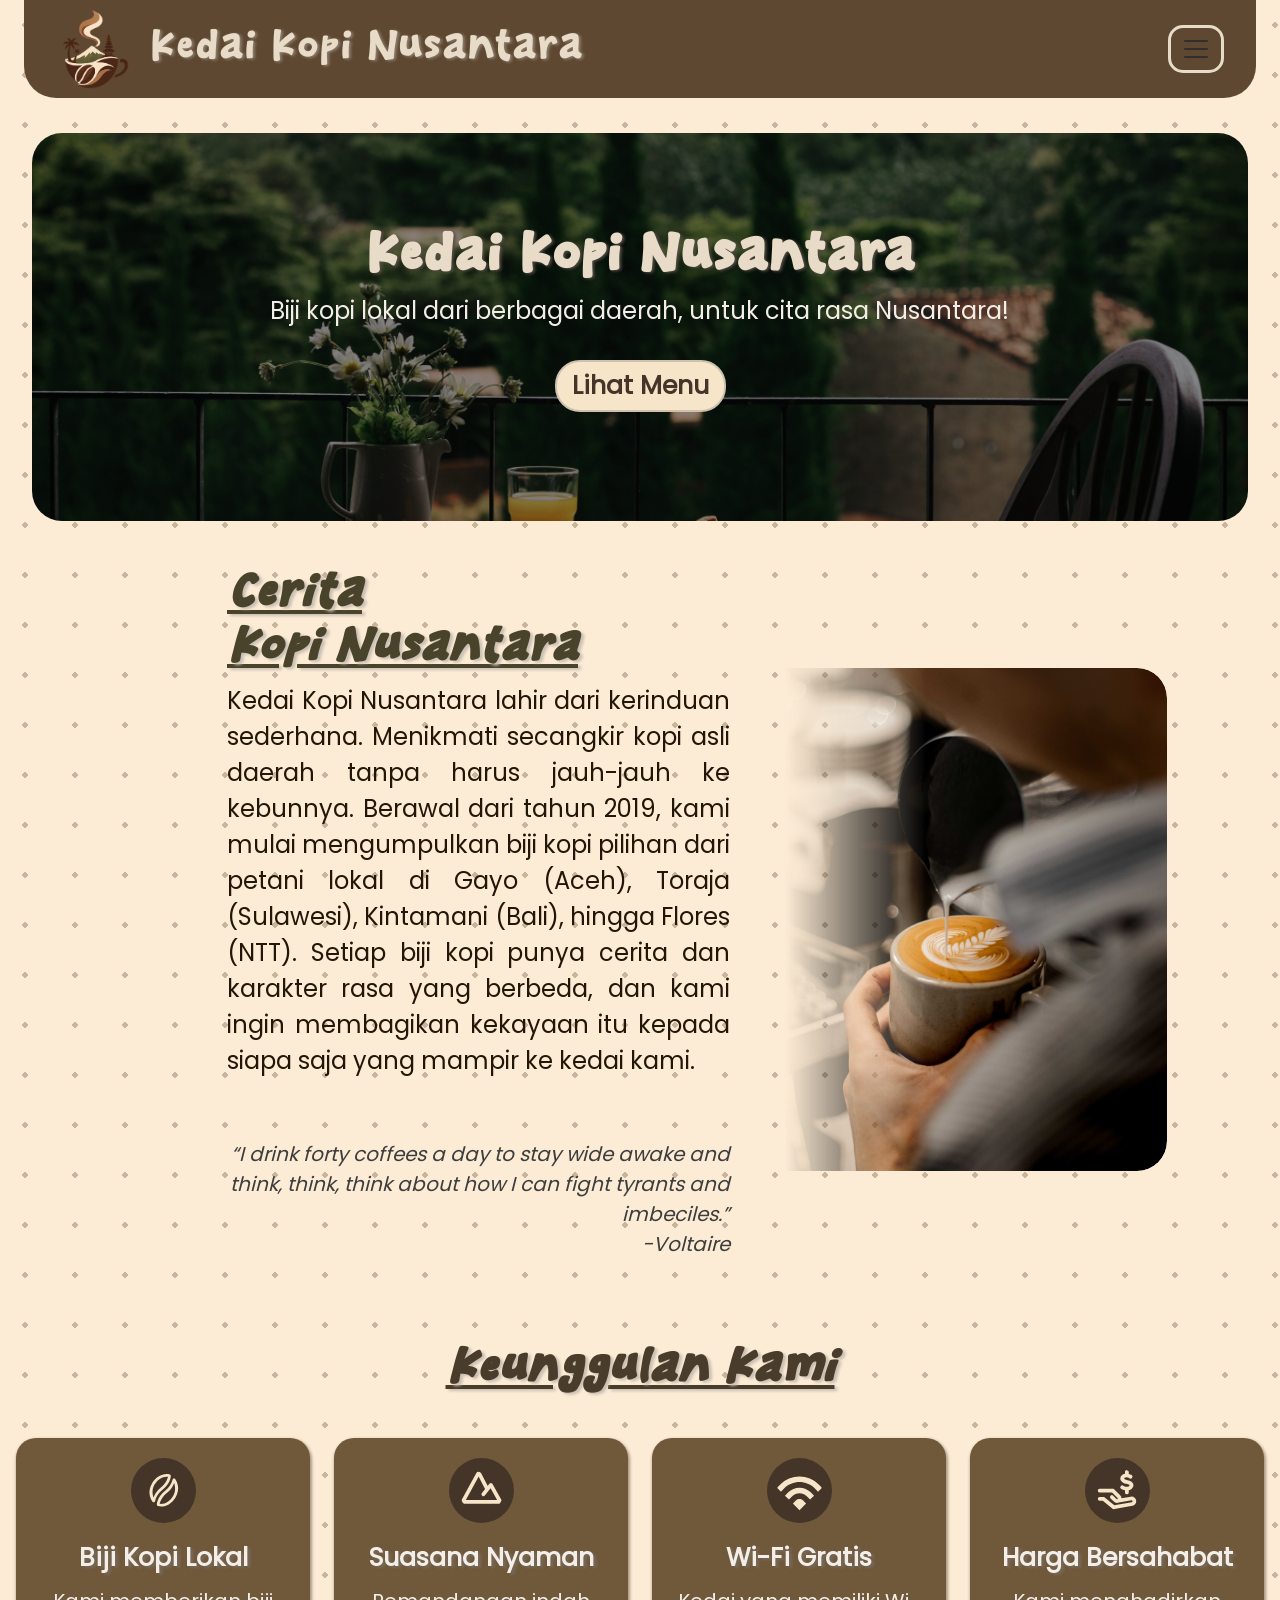
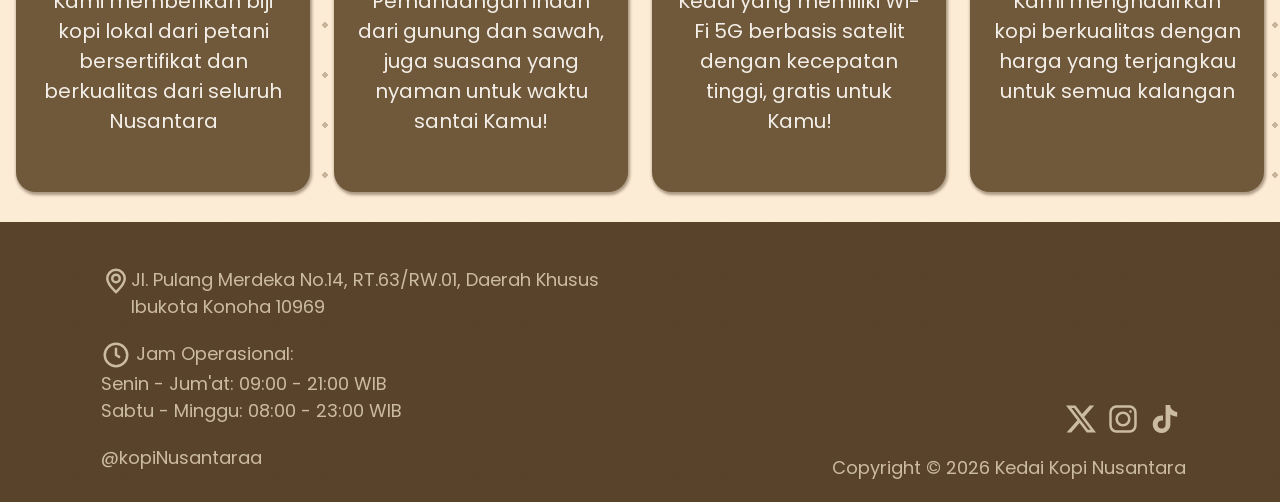
<file: index.html>
<!DOCTYPE html>
<html lang="id">

<head>
    <meta charset="UTF-8">
    <meta name="viewport" content="width=device-width, initial-scale=1.0">
    <meta name="description" content="Jelajahi cita rasa autentik kopi Indonesia, di Kedai Kopi Nusantara!">

    <link rel="icon" type="image/png" href="Gambar/mainlogo.png">

    <link href="https://cdn.jsdelivr.net/npm/bootstrap@5.3.8/dist/css/bootstrap.min.css" rel="stylesheet"
        integrity="sha384-sRIl4kxILFvY47J16cr9ZwB07vP4J8+LH7qKQnuqkuIAvNWLzeN8tE5YBujZqJLB" crossorigin="anonymous">

    <link rel="stylesheet" href="style.css">


    <title>Kedai Kopi Nusantara</title>

</head>

<body>
    <nav class="navbar navbar-expand-xxl rounded-bottom-5 py-1 mx-4 sticky-top">
        <div class="container-fluid">

            <a class="navbar-brand" href="index.html"><img src="Gambar/mainlogo.png" width="100"
                    alt="Logo Kedai Kopi Nusantara">
                <p class="d-inline d-none d-sm-inline">Kedai Kopi Nusantara</p>
            </a>

            <button class="navbar-toggler" type="button" data-bs-toggle="collapse" data-bs-target="#navbarNav">
                <span class="navbar-toggler-icon"></span>
            </button>

            <div class="collapse navbar-collapse justify-content-end" id="navbarNav">
                <ul class="navbar-nav ms-auto align-items-center">
                    <li class="nav-item"><a class="nav-link" href="index.html" aria-current="page">Home</a></li>
                    <li class="nav-item"><a class="nav-link" href="menu.html">Menu</a></li>
                    <li class="nav-item"><a class="nav-link" href="gallery.html">Gallery</a></li>
                    <li class="nav-item"><a class="nav-link" href="about.html">About Us</a></li>
                    <li class="nav-item"><a class="nav-link" href="contact.html">Contact Us</a></li>
                </ul>
            </div>
        </div>
    </nav>


    <main>
        <div class="container-fluid">
            <div id="hero" class="container-fluid py-5 hero">
                <h1 class="display-5 fw-bold mt-5">Kedai Kopi Nusantara</h1>
                <p class="col-md-8 fs-4 fw-medium mx-auto">Biji kopi lokal dari berbagai daerah, untuk cita rasa
                    Nusantara!
                </p>
                <a href="menu.html" title="Lihat Menu Kopi Nusantara">Lihat Menu</a>
                <img src="Gambar/hero.jpg" alt="Background Hero">
            </div>

            <section class="ringkasan">
                <div class="singkat">
                    <h2>Cerita<br>Kopi Nusantara</h2>
                    <p id="ceritasingkat">Kedai Kopi Nusantara lahir dari kerinduan sederhana. Menikmati secangkir
                        kopi asli daerah tanpa harus jauh-jauh ke kebunnya. Berawal dari tahun 2019, kami mulai
                        mengumpulkan
                        biji kopi pilihan dari petani lokal di Gayo (Aceh), Toraja (Sulawesi), Kintamani (Bali), hingga
                        Flores (NTT). Setiap biji kopi punya cerita dan karakter rasa yang berbeda, dan kami ingin
                        membagikan kekayaan itu kepada siapa saja yang
                        mampir ke kedai kami.</p>
                    <br>
                    <p id="quotes">“I drink forty coffees a day to stay wide awake and think, think, think about how
                        I can fight
                        tyrants and imbeciles.”<br>-Voltaire</p>
                </div>
                <div class="gambar-singkat img-fluid">
                    <img src="Gambar/baristaCerita.jpg" alt="Barista membuat kopi">
                </div>
            </section>

            <section class="keunggulan">
                <h2>Keunggulan Kami</h2>

                <div class="container-fluid px-1 gx-5">
                    <div class="row">
                        <div class="col-md-6 col-xl-3 gy-4">
                            <article id="k1">
                                <img class="svg" id="svg1" src="Gambar/bijikopi.svg" alt="icon biji kopi">
                                <h3>Biji Kopi Lokal</h3>
                                <p>Kami memberikan biji kopi lokal dari petani bersertifikat dan berkualitas dari
                                    seluruh Nusantara</p>
                            </article>
                        </div>

                        <div class="col-md-6 col-xl-3 gy-4">
                            <article id="k2">
                                <img class="svg" src="Gambar/suasana.svg" alt="icon gunung">
                                <h3>Suasana Nyaman</h3>
                                <p>Pemandangan indah dari gunung dan sawah, juga suasana yang nyaman untuk waktu santai
                                    Kamu!</p>
                            </article>
                        </div>

                        <div class="col-md-6 col-xl-3 gy-4">
                            <article id="k3">
                                <img class="svg" src="Gambar/wifi.svg" alt="icon wifi">
                                <h3>Wi-Fi Gratis</h3>
                                <p>Kedai yang memiliki Wi-Fi 5G berbasis satelit dengan kecepatan tinggi, gratis untuk
                                    Kamu!</p>
                            </article>
                        </div>

                        <div class="col-md-6 col-xl-3 gy-4">
                            <article id="k4">
                                <img src="Gambar/harga.svg" alt="icon uang cash" class="svg">
                                <h3>Harga Bersahabat</h3>
                                <p>Kami menghadirkan kopi berkualitas dengan harga yang terjangkau untuk semua kalangan
                                </p>
                            </article>
                        </div>
                    </div>
                </div>
            </section>
        </div>
    </main>

    <footer id="footer" class="container-fluid">
        <div class="row m-0 gy-4">
            <div id="kiri" class="col-md-6">
                <div class="kiri">
                    <ul>
                        <li class="d-flex align-items-start"><img src="Gambar/location.svg" alt="icon lokasi">Jl. Pulang
                            Merdeka No.14,
                            RT.63/RW.01, Daerah Khusus Ibukota Konoha 10969</li>
                        <li><img src="Gambar/clock.svg" alt="icon jam">
                            <b>Jam Operasional:</b><br><b>Senin - Jum'at:</b> 09:00 - 21:00
                            WIB<br><b>Sabtu - Minggu:</b> 08:00 - 23:00 WIB
                        </li>
                        <li>@kopiNusantaraa</li>
                    </ul>
                </div>
            </div>

            <div id="kanan" class="col-md-6">
                <div class="kanan">
                    <div class="socialfooter">
                        <div class="iconfoot">
                            <img src="Gambar/tiktok.svg" alt="logo tiktok">
                        </div>
                        <div class="iconfoot">
                            <img src="Gambar/ig.svg" alt="logo ig">
                        </div>
                        <div class="iconfoot">
                            <img src="Gambar/x.svg" alt="logo x(twitter)">
                        </div>
                    </div>
                    <p>Copyright &copy; 2026 Kedai Kopi Nusantara</p>
                </div>
            </div>
        </div>
    </footer>

    <script src="https://cdn.jsdelivr.net/npm/bootstrap@5.3.8/dist/js/bootstrap.bundle.min.js"
        integrity="sha384-FKyoEForCGlyvwx9Hj09JcYn3nv7wiPVlz7YYwJrWVcXK/BmnVDxM+D2scQbITxI"
        crossorigin="anonymous"></script>
</body>

</html>
</file>
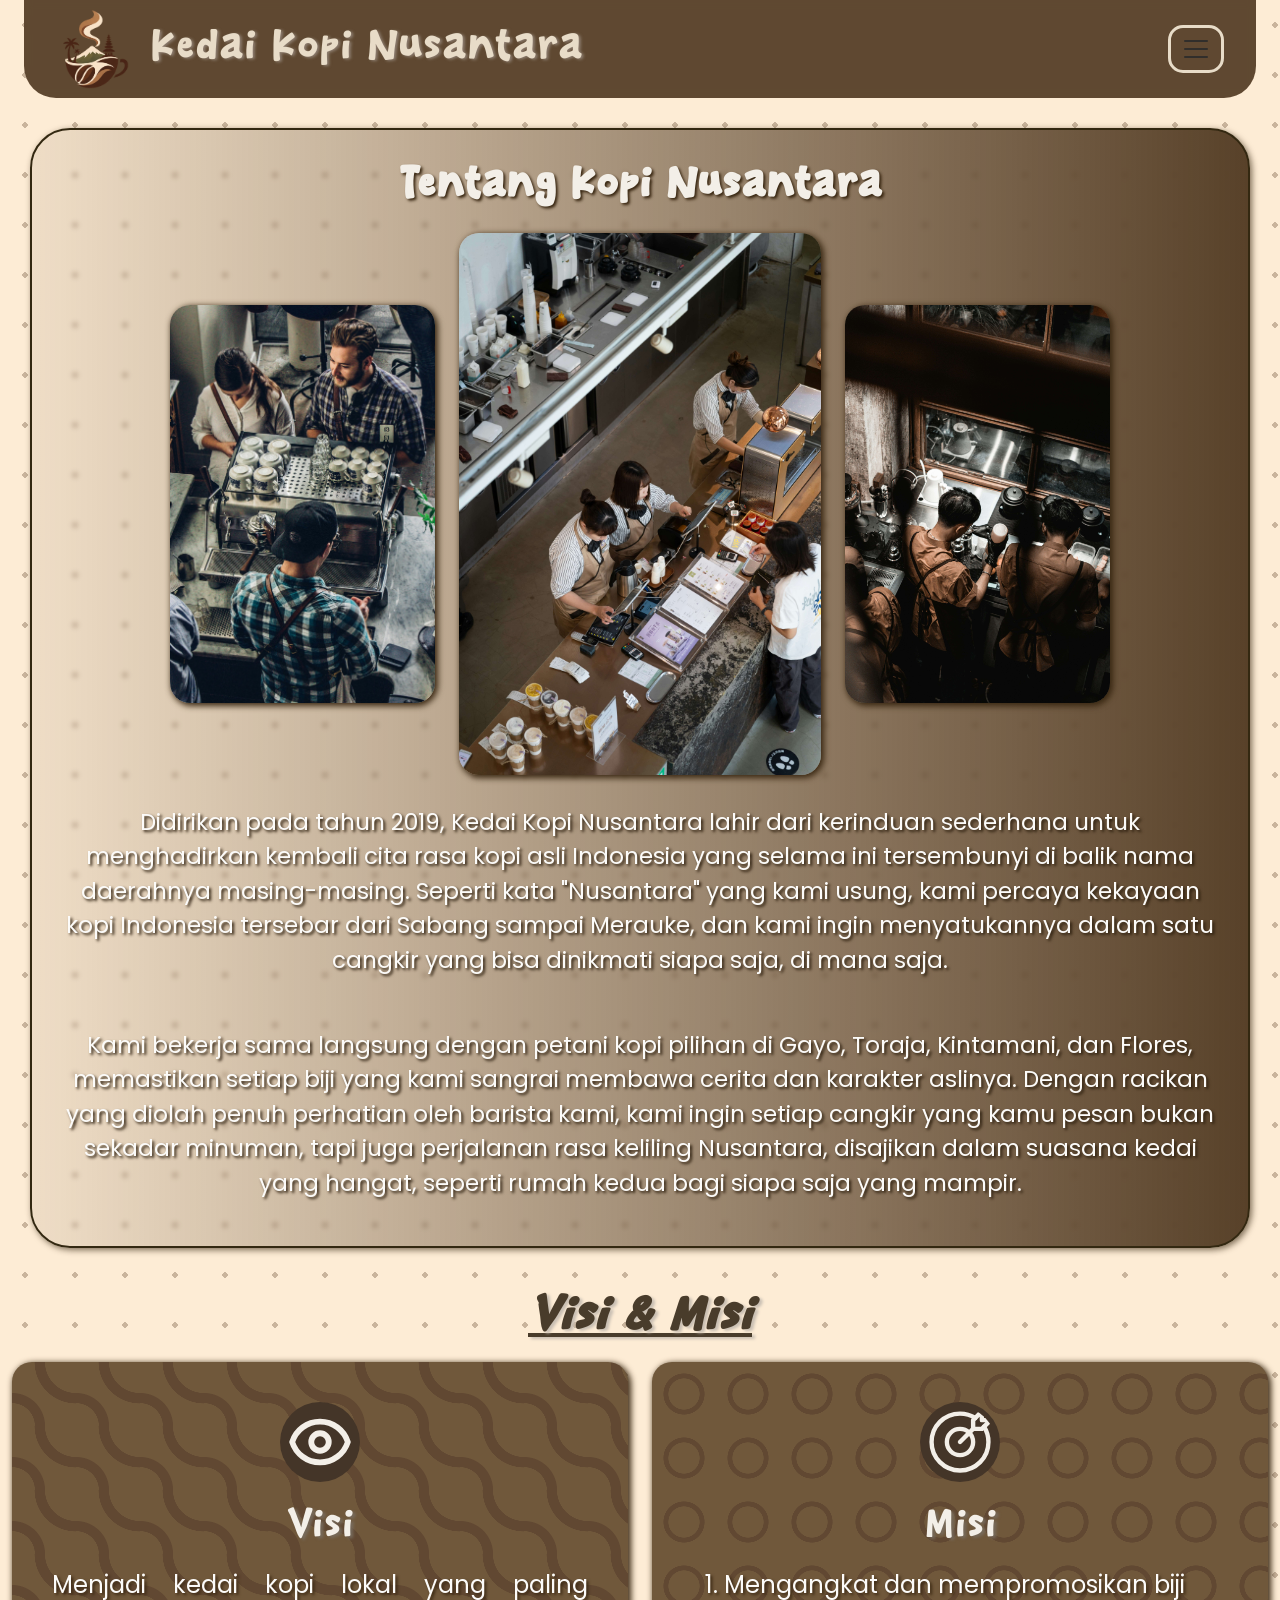
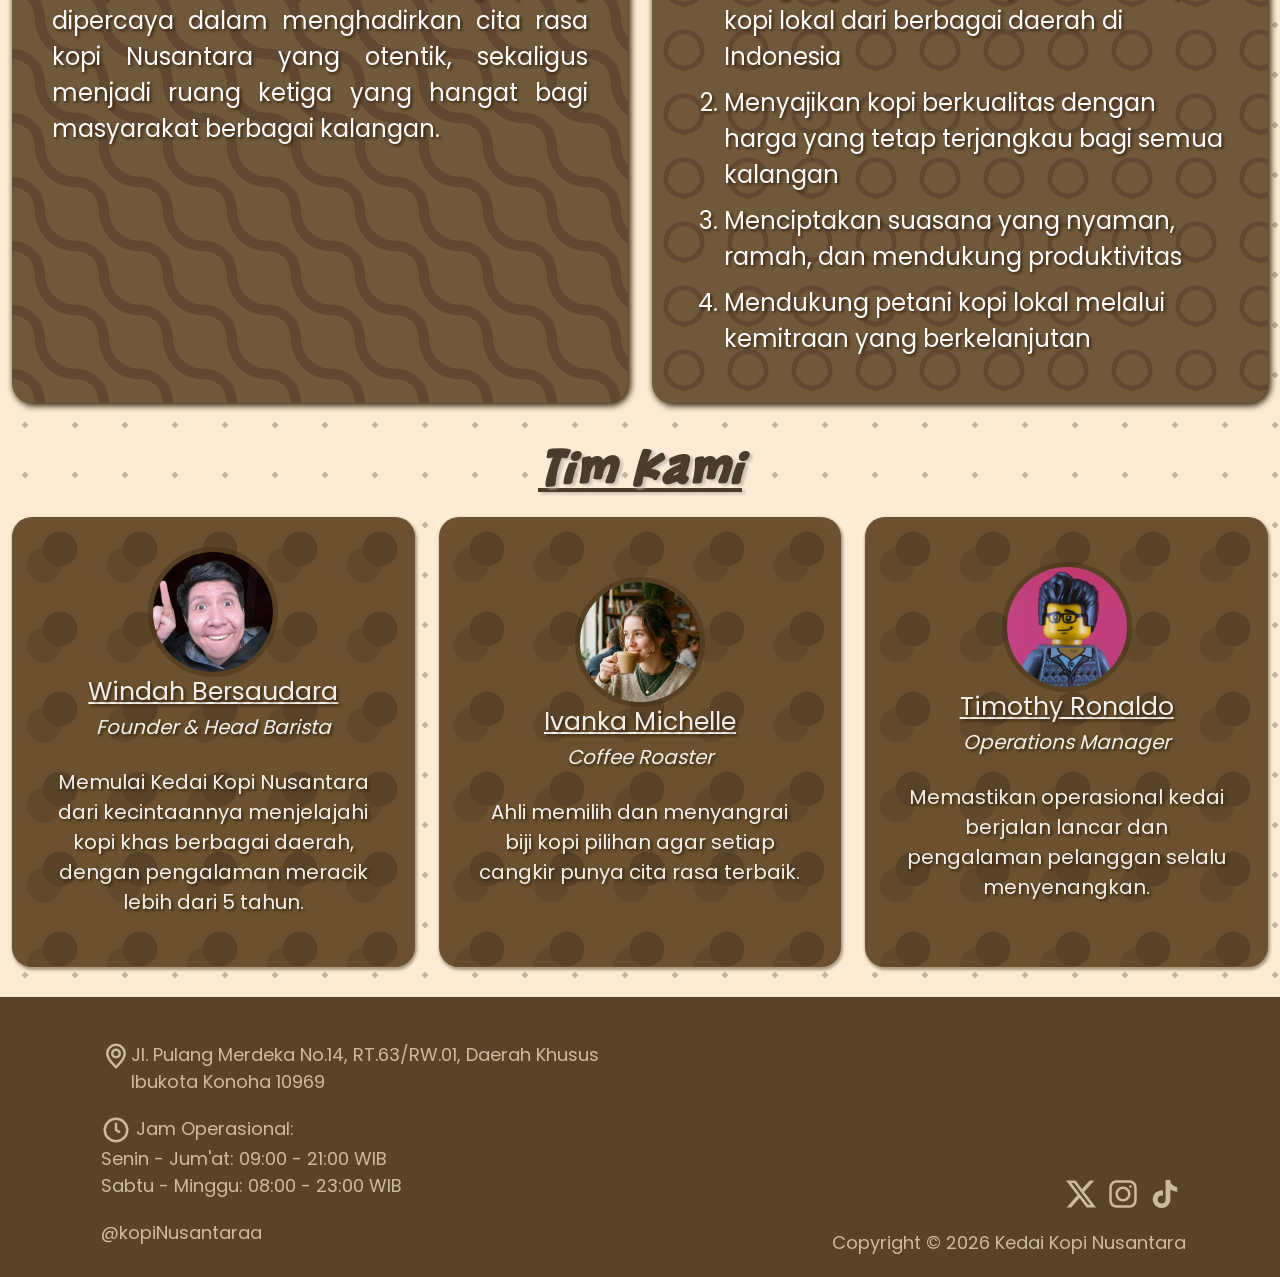
<file: about.html>
<!DOCTYPE html>
<html lang="id">

<head>
    <meta charset="UTF-8">
    <meta name="viewport" content="width=device-width, initial-scale=1.0">
    <meta name="description" content="Jelajahi cita rasa autentik kopi Indonesia, di Kedai Kopi Nusantara!">

    <link rel="icon" type="image/png" href="Gambar/mainlogo.png">

    <link href="https://cdn.jsdelivr.net/npm/bootstrap@5.3.8/dist/css/bootstrap.min.css" rel="stylesheet"
        integrity="sha384-sRIl4kxILFvY47J16cr9ZwB07vP4J8+LH7qKQnuqkuIAvNWLzeN8tE5YBujZqJLB" crossorigin="anonymous">

    <link rel="stylesheet" href="style.css">

    <title>About - Kedai Kopi Nusantara</title>

</head>

<body>
    <nav class="navbar navbar-expand-xxl rounded-bottom-5 py-1 mx-4 sticky-top">
        <div class="container-fluid">

            <a class="navbar-brand" href="index.html"><img src="Gambar/mainlogo.png" width="100"
                    alt="Logo Kedai Kopi Nusantara">
                <p class="d-inline d-none d-sm-inline">Kedai Kopi Nusantara</p>
            </a>

            <button class="navbar-toggler" type="button" data-bs-toggle="collapse" data-bs-target="#navbarNav">
                <span class="navbar-toggler-icon"></span>
            </button>

            <div class="collapse navbar-collapse justify-content-end" id="navbarNav">
                <ul class="navbar-nav ms-auto align-items-center">
                    <li class="nav-item"><a class="nav-link" href="index.html">Home</a></li>
                    <li class="nav-item"><a class="nav-link" href="menu.html">Menu</a></li>
                    <li class="nav-item"><a class="nav-link" href="gallery.html">Gallery</a></li>
                    <li class="nav-item"><a class="nav-link" href="about.html" aria-current="page">About Us</a></li>
                    <li class="nav-item"><a class="nav-link" href="contact.html">Contact Us</a></li>
                </ul>
            </div>
        </div>
    </nav>

    <main>
        <div class="container-fluid px-0">
            <div id="cerita" class="row">
                <h1>Tentang Kopi Nusantara</h1>
                <!--Kiri-->
                <div class="col-xxl-6 d-none d-lg-inline">
                    <div id="foto-cerita" class="row">
                        <div class="col-3">
                            <img class="img-fluid" src="Gambar/foto3.jpg" alt="foto tim 1">
                        </div>
                        <div class="col-4">
                            <img class="img-fluid" src="Gambar/foto1.jpg" alt="foto tim 2">
                        </div>
                        <div class="col-3">
                            <img class="img-fluid" src="Gambar/foto2.jpg" alt="foto tim 3">
                        </div>
                    </div>
                </div>

                <!--kanan-->
                <div id="sejarah-kopi" class="col-xxl-6 p-0">
                    <p>Didirikan pada tahun 2019, Kedai Kopi Nusantara lahir dari kerinduan sederhana untuk
                        menghadirkan kembali cita rasa kopi asli Indonesia yang selama ini tersembunyi di balik nama
                        daerahnya masing-masing. Seperti kata "Nusantara" yang kami usung, kami percaya kekayaan kopi
                        Indonesia tersebar dari Sabang sampai Merauke, dan kami ingin menyatukannya dalam satu cangkir
                        yang bisa dinikmati siapa saja, di mana saja.</p>
                    <p><br>Kami bekerja sama langsung dengan petani kopi pilihan di Gayo, Toraja, Kintamani, dan Flores,
                        memastikan setiap biji yang kami sangrai membawa cerita dan karakter aslinya. Dengan racikan
                        yang diolah penuh perhatian oleh barista kami, kami ingin setiap cangkir yang kamu pesan bukan
                        sekadar minuman, tapi juga perjalanan rasa keliling Nusantara, disajikan dalam suasana kedai
                        yang hangat, seperti rumah kedua bagi siapa saja yang mampir.</p>
                </div>
            </div>
        </div>

        <div id="vm" class="container-fluid">
            <h1>Visi & Misi</h1>

            <div id="visi-misi" class="row g-4">
                <div class="col-xl-6">
                    <div id="visi">
                        <img src="Gambar/vision.svg" alt="logo visi">
                        <h2>Visi</h2>
                        <p>Menjadi kedai kopi lokal yang paling dipercaya dalam menghadirkan cita rasa kopi Nusantara
                            yang
                            otentik, sekaligus menjadi ruang ketiga yang hangat bagi masyarakat berbagai kalangan.</p>
                    </div>
                </div>

                <div class="col-xl-6">
                    <div id="misi">
                        <img src="Gambar/mission.svg" alt="logo misi">
                        <h2>Misi</h2>
                        <ul>
                            <li>Mengangkat dan mempromosikan biji kopi lokal dari berbagai daerah di Indonesia</li>
                            <li>Menyajikan kopi berkualitas dengan harga yang tetap terjangkau bagi semua kalangan</li>
                            <li>Menciptakan suasana yang nyaman, ramah, dan mendukung produktivitas</li>
                            <li>Mendukung petani kopi lokal melalui kemitraan yang berkelanjutan</li>
                        </ul>
                    </div>
                </div>
            </div>
        </div>

        <div id="tim-kami" class="container-fluid">
            <h1>Tim Kami</h1>
            <div class="row gy-4">
                <div class="col-xl-4">
                    <article class="founder">
                        <div class="foto-tim"><img src="Gambar/founder.jpg" alt="foto founder"></div>
                        <h2>Windah Bersaudara</h2>
                        <h3>Founder & Head Barista</h3>
                        <p>Memulai Kedai Kopi Nusantara dari kecintaannya menjelajahi kopi khas berbagai daerah, dengan
                            pengalaman meracik lebih dari 5 tahun.</p>
                    </article>
                </div>

                <div class="col-xl-4">
                    <article class="roaster">
                        <div class="foto-tim"><img src="Gambar/roaster.jpg" alt="foto roaster"></div>
                        <h2>Ivanka Michelle</h2>
                        <h3>Coffee Roaster</h3>
                        <p>
                            Ahli memilih dan menyangrai biji kopi pilihan agar setiap cangkir punya cita rasa terbaik.
                        </p>
                    </article>
                </div>

                <div class="col-xl-4">
                    <article class="manager">
                        <div class="foto-tim"><img src="Gambar/manager.jpg" alt="foto manager"></div>
                        <h2>Timothy Ronaldo</h2>
                        <h3>Operations Manager</h3>
                        <p>Memastikan operasional kedai berjalan lancar dan pengalaman pelanggan selalu menyenangkan.
                        </p>
                    </article>
                </div>
            </div>
        </div>
    </main>

    <footer id="footer" class="container-fluid">
        <div class="row m-0 gy-4">
            <div id="kiri" class="col-md-6">
                <div class="kiri">
                    <ul>
                        <li class="d-flex align-items-start"><img src="Gambar/location.svg" alt="icon lokasi">Jl. Pulang
                            Merdeka No.14,
                            RT.63/RW.01, Daerah Khusus Ibukota Konoha 10969</li>
                        <li><img src="Gambar/clock.svg" alt="icon jam">
                            <b>Jam Operasional:</b><br><b>Senin - Jum'at:</b> 09:00 - 21:00
                            WIB<br><b>Sabtu - Minggu:</b> 08:00 - 23:00 WIB
                        </li>
                        <li>@kopiNusantaraa</li>
                    </ul>
                </div>
            </div>

            <div id="kanan" class="col-md-6">
                <div class="kanan">
                    <div class="socialfooter">
                        <div class="iconfoot">
                            <img src="Gambar/tiktok.svg" alt="logo tiktok">
                        </div>
                        <div class="iconfoot">
                            <img src="Gambar/ig.svg" alt="logo ig">
                        </div>
                        <div class="iconfoot">
                            <img src="Gambar/x.svg" alt="logo x(twitter)">
                        </div>
                    </div>
                    <p>Copyright &copy; 2026 Kedai Kopi Nusantara</p>
                </div>
            </div>
        </div>
    </footer>

    <script src="https://cdn.jsdelivr.net/npm/bootstrap@5.3.8/dist/js/bootstrap.bundle.min.js"
        integrity="sha384-FKyoEForCGlyvwx9Hj09JcYn3nv7wiPVlz7YYwJrWVcXK/BmnVDxM+D2scQbITxI"
        crossorigin="anonymous"></script>
</body>

</html>
</file>
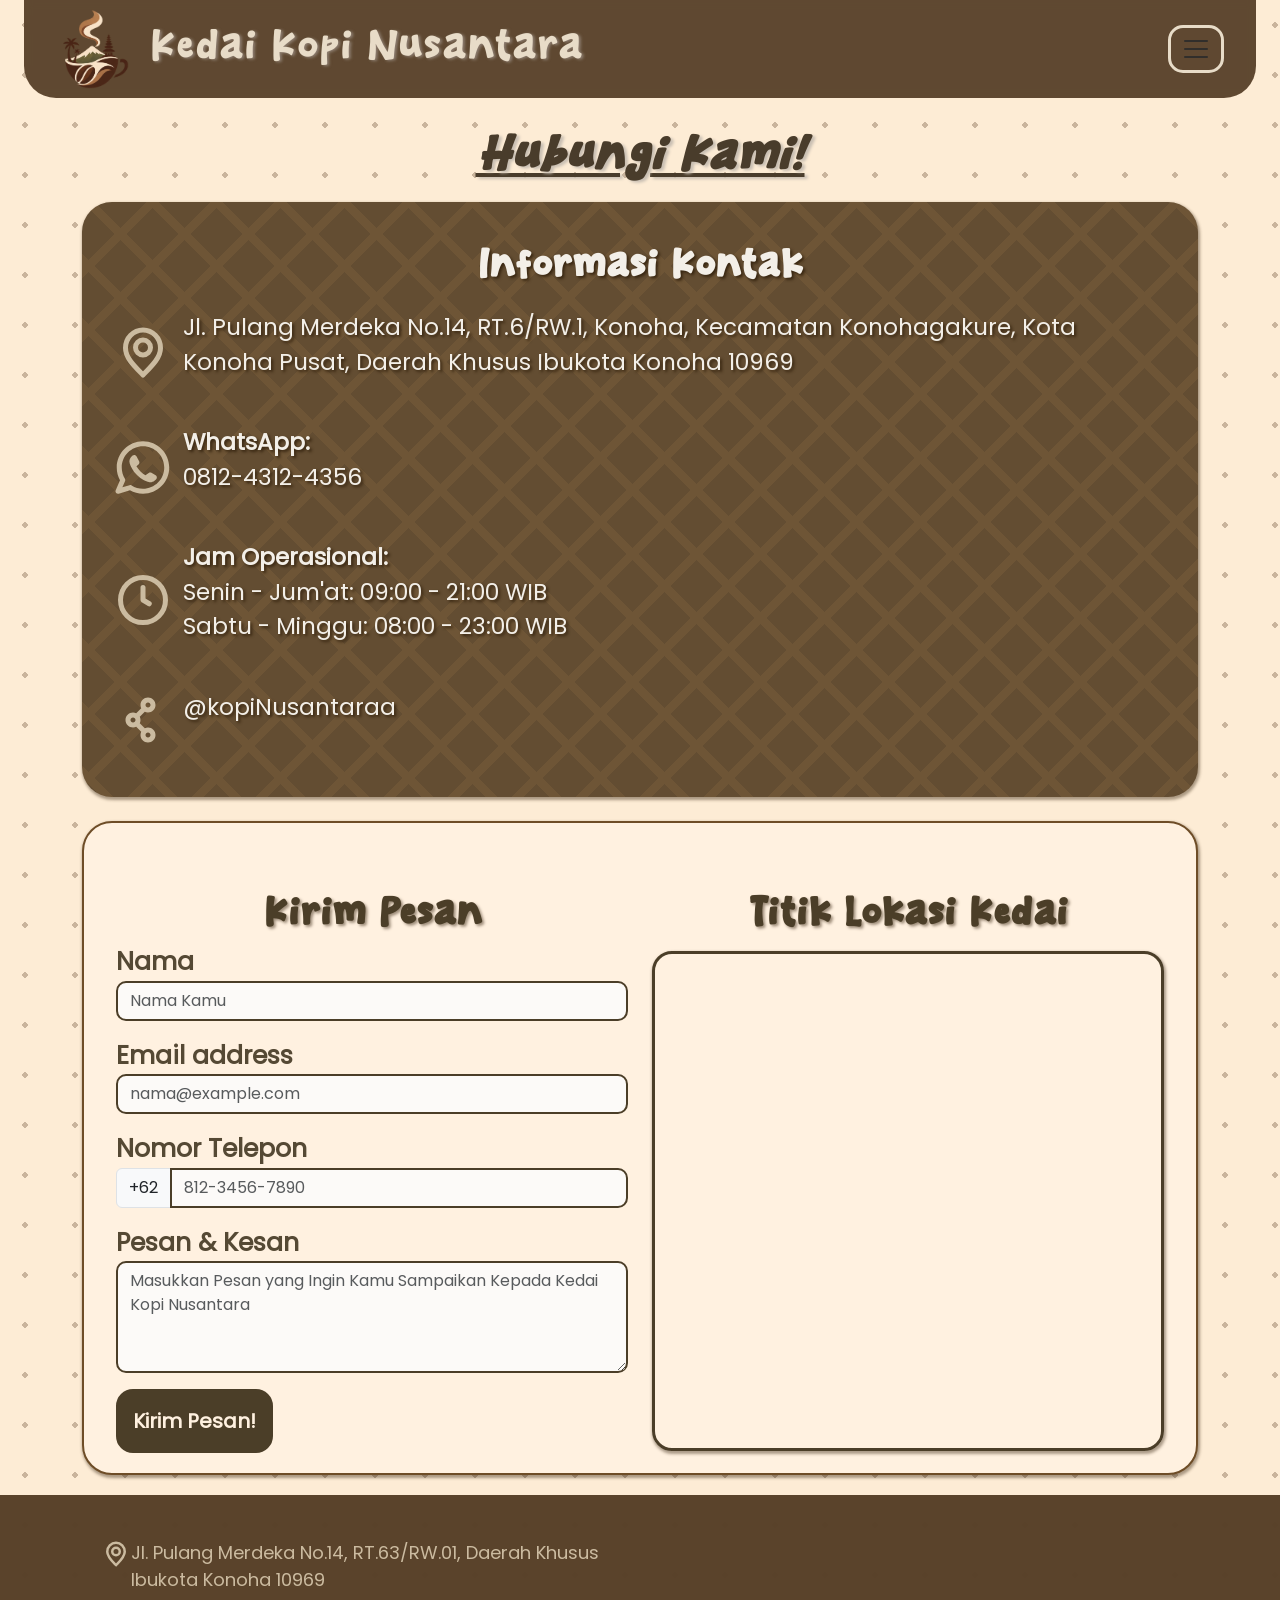
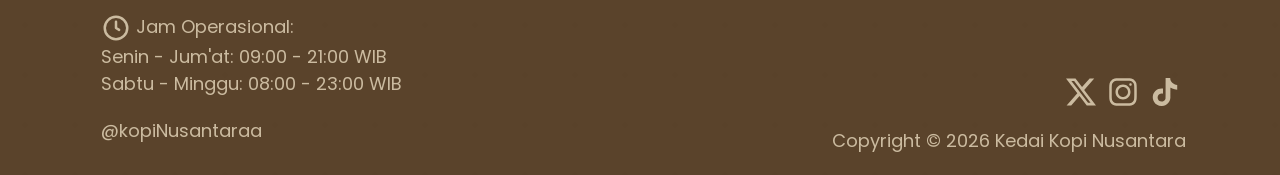
<file: contact.html>
<!DOCTYPE html>
<html lang="id">

<head>
    <meta charset="UTF-8">
    <meta name="viewport" content="width=device-width, initial-scale=1.0">
    <meta name="description" content="Jelajahi cita rasa autentik kopi Indonesia, di Kedai Kopi Nusantara!">

    <link rel="icon" type="image/png" href="Gambar/mainlogo.png">

    <link href="https://cdn.jsdelivr.net/npm/bootstrap@5.3.8/dist/css/bootstrap.min.css" rel="stylesheet"
        integrity="sha384-sRIl4kxILFvY47J16cr9ZwB07vP4J8+LH7qKQnuqkuIAvNWLzeN8tE5YBujZqJLB" crossorigin="anonymous">

    <link rel="stylesheet" href="style.css">

    <title>Kontak - Kedai Kopi Nusantara</title>

</head>

<body>
    <nav class="navbar navbar-expand-xxl rounded-bottom-5 py-1 mx-4 sticky-top">
        <div class="container-fluid">

            <a class="navbar-brand" href="index.html"><img src="Gambar/mainlogo.png" width="100"
                    alt="Logo Kedai Kopi Nusantara">
                <p class="d-inline d-none d-sm-inline">Kedai Kopi Nusantara</p>
            </a>

            <button class="navbar-toggler" type="button" data-bs-toggle="collapse" data-bs-target="#navbarNav">
                <span class="navbar-toggler-icon"></span>
            </button>

            <div class="collapse navbar-collapse justify-content-end" id="navbarNav">
                <ul class="navbar-nav ms-auto align-items-center">
                    <li class="nav-item"><a class="nav-link" href="index.html">Home</a></li>
                    <li class="nav-item"><a class="nav-link" href="menu.html">Menu</a></li>
                    <li class="nav-item"><a class="nav-link" href="gallery.html">Gallery</a></li>
                    <li class="nav-item"><a class="nav-link" href="about.html">About Us</a></li>
                    <li class="nav-item"><a class="nav-link" href="contact.html" aria-current="page">Contact Us</a></li>
                </ul>
            </div>
        </div>
    </nav>

    <main>
        <div id="kontak" class="container">
            <h1>Hubungi Kami!</h1>

            <div class="info-kontak p-3">
                <h2>Informasi Kontak</h2>
                <ul>
                    <li>
                        <img class="img-fluid" src="Gambar/location.svg" alt="icon lokasi">
                        <p>Jl. Pulang Merdeka No.14, RT.6/RW.1, Konoha, Kecamatan Konohagakure, Kota Konoha
                            Pusat, Daerah Khusus Ibukota Konoha 10969</p>
                    </li>
                    <li>
                        <img class="img-fluid" src="Gambar/wa.svg" alt="icon whatsapp">
                        <p><b>WhatsApp:</b><br>0812-4312-4356</p>
                    </li>
                    <li>
                        <img class="img-fluid" src="Gambar/clock.svg" alt="icon jam">
                        <p><b>Jam Operasional:</b><br>
                            Senin - Jum'at: 09:00 - 21:00 WIB<br>
                            Sabtu - Minggu: 08:00 - 23:00 WIB
                    </li>
                    <li>
                        <img class="img-fluid" src="Gambar/social.svg" alt="icon social">
                        <p>@kopiNusantaraa</p>
                    </li>
                </ul>
            </div>
        </div>

        <div class="container px-4">
            <div id="form" class="row gy-5 mt-4">
                <div class="col-xl-6">
                    <div class="form-kontak">
                        <h2>Kirim Pesan</h2>
                        <form action="#" method="get">
                            <div class="mb-3">
                                <label for="FormControlNama" class="form-label">Nama</label>
                                <input type="text" class="form-control" id="FormControlNama" placeholder="Nama Kamu">
                            </div>

                            <div class="mb-3">
                                <label for="FormControlEmail" class="form-label">Email address</label>
                                <input type="email" class="form-control" id="FormControlEmail"
                                    placeholder="nama@example.com">
                            </div>

                            <label for="FormControlTelepon" class="form-label">Nomor Telepon</label>
                            <div class="input-group mb-3">
                                <span class="input-group-text" id="basic-addon1">+62</span>
                                <input type="tel" class="form-control" placeholder="812-3456-7890"
                                    id="FormControlTelepon" aria-label="Telepon" aria-describedby="basic-addon1">
                            </div>

                            <div class="mb-3">
                                <label for="exampleFormControlPesan" class="form-label">Pesan & Kesan</label>
                                <textarea class="form-control" id="exampleFormControlPesan"
                                    placeholder="Masukkan Pesan yang Ingin Kamu Sampaikan Kepada Kedai Kopi Nusantara"
                                    rows="4"></textarea>
                            </div>

                            <button type="button" class="btn" data-bs-toggle="modal"
                                data-bs-target="#exampleModal">Kirim Pesan!</button>

                            <!-- Modal -->
                            <div class="modal fade" id="exampleModal" tabindex="-1" role="dialog"
                                aria-labelledby="exampleModalLabel" aria-hidden="true">
                                <div class="modal-dialog">
                                    <div class="modal-content">
                                        <div class="modal-header">
                                            <h1 class="modal-title fs-5" id="exampleModalLabel">Kedai Kopi Nusantara
                                            </h1>
                                            <button type="button" class="btn-close" data-bs-dismiss="modal"
                                                aria-label="Close"></button>
                                        </div>
                                        <div class="modal-body">
                                            Pesan Sudah Terkirim!<br>
                                            Info lebih lanjut akan dikirim melalui E-Mail.
                                        </div>
                                        <div class="modal-footer">
                                            <button type="button" class="btn" data-bs-dismiss="modal">Close</button>
                                        </div>
                                    </div>
                                </div>
                            </div>

                        </form>
                    </div>
                </div>

                <div id="maps" class="col-xl-6">
                    <h2>Titik Lokasi Kedai</h2>
                    <iframe class="container-fluid p-0 mt-2" style="border: 3px solid #4b3e28;"
                        src="https://www.google.com/maps/embed?pb=!1m18!1m12!1m3!1d991.5132779676999!2d106.61809636990584!3d-6.256734000651217!2m3!1f0!2f0!3f0!3m2!1i1024!2i768!4f13.1!3m3!1m2!1s0x2e69fb56b25975f9%3A0x50c7d605ba8542f5!2sMultimedia%20Nusantara%20University!5e0!3m2!1sen!2sid!4v1789390563404!5m2!1sen!2sid"
                        width="600" height="500" allowfullscreen="" loading="lazy"
                        referrerpolicy="strict-origin-when-cross-origin">
                    </iframe>
                </div>
            </div>
        </div>

    </main>

    <footer id="footer" class="container-fluid">
        <div class="row m-0 gy-4">
            <div id="kiri" class="col-md-6">
                <div class="kiri">
                    <ul>
                        <li class="d-flex align-items-start"><img src="Gambar/location.svg" alt="icon lokasi">Jl. Pulang
                            Merdeka No.14,
                            RT.63/RW.01, Daerah Khusus Ibukota Konoha 10969</li>
                        <li><img src="Gambar/clock.svg" alt="icon jam">
                            <b>Jam Operasional:</b><br><b>Senin - Jum'at:</b> 09:00 - 21:00
                            WIB<br><b>Sabtu - Minggu:</b> 08:00 - 23:00 WIB
                        </li>
                        <li>@kopiNusantaraa</li>
                    </ul>
                </div>
            </div>

            <div id="kanan" class="col-md-6">
                <div class="kanan">
                    <div class="socialfooter">
                        <div class="iconfoot">
                            <img src="Gambar/tiktok.svg" alt="logo tiktok">
                        </div>
                        <div class="iconfoot">
                            <img src="Gambar/ig.svg" alt="logo ig">
                        </div>
                        <div class="iconfoot">
                            <img src="Gambar/x.svg" alt="logo x(twitter)">
                        </div>
                    </div>
                    <p>Copyright &copy; 2026 Kedai Kopi Nusantara</p>
                </div>
            </div>
        </div>
    </footer>

    <script src="https://cdn.jsdelivr.net/npm/bootstrap@5.3.8/dist/js/bootstrap.bundle.min.js"
        integrity="sha384-FKyoEForCGlyvwx9Hj09JcYn3nv7wiPVlz7YYwJrWVcXK/BmnVDxM+D2scQbITxI"
        crossorigin="anonymous"></script>
</body>

</html>
</file>
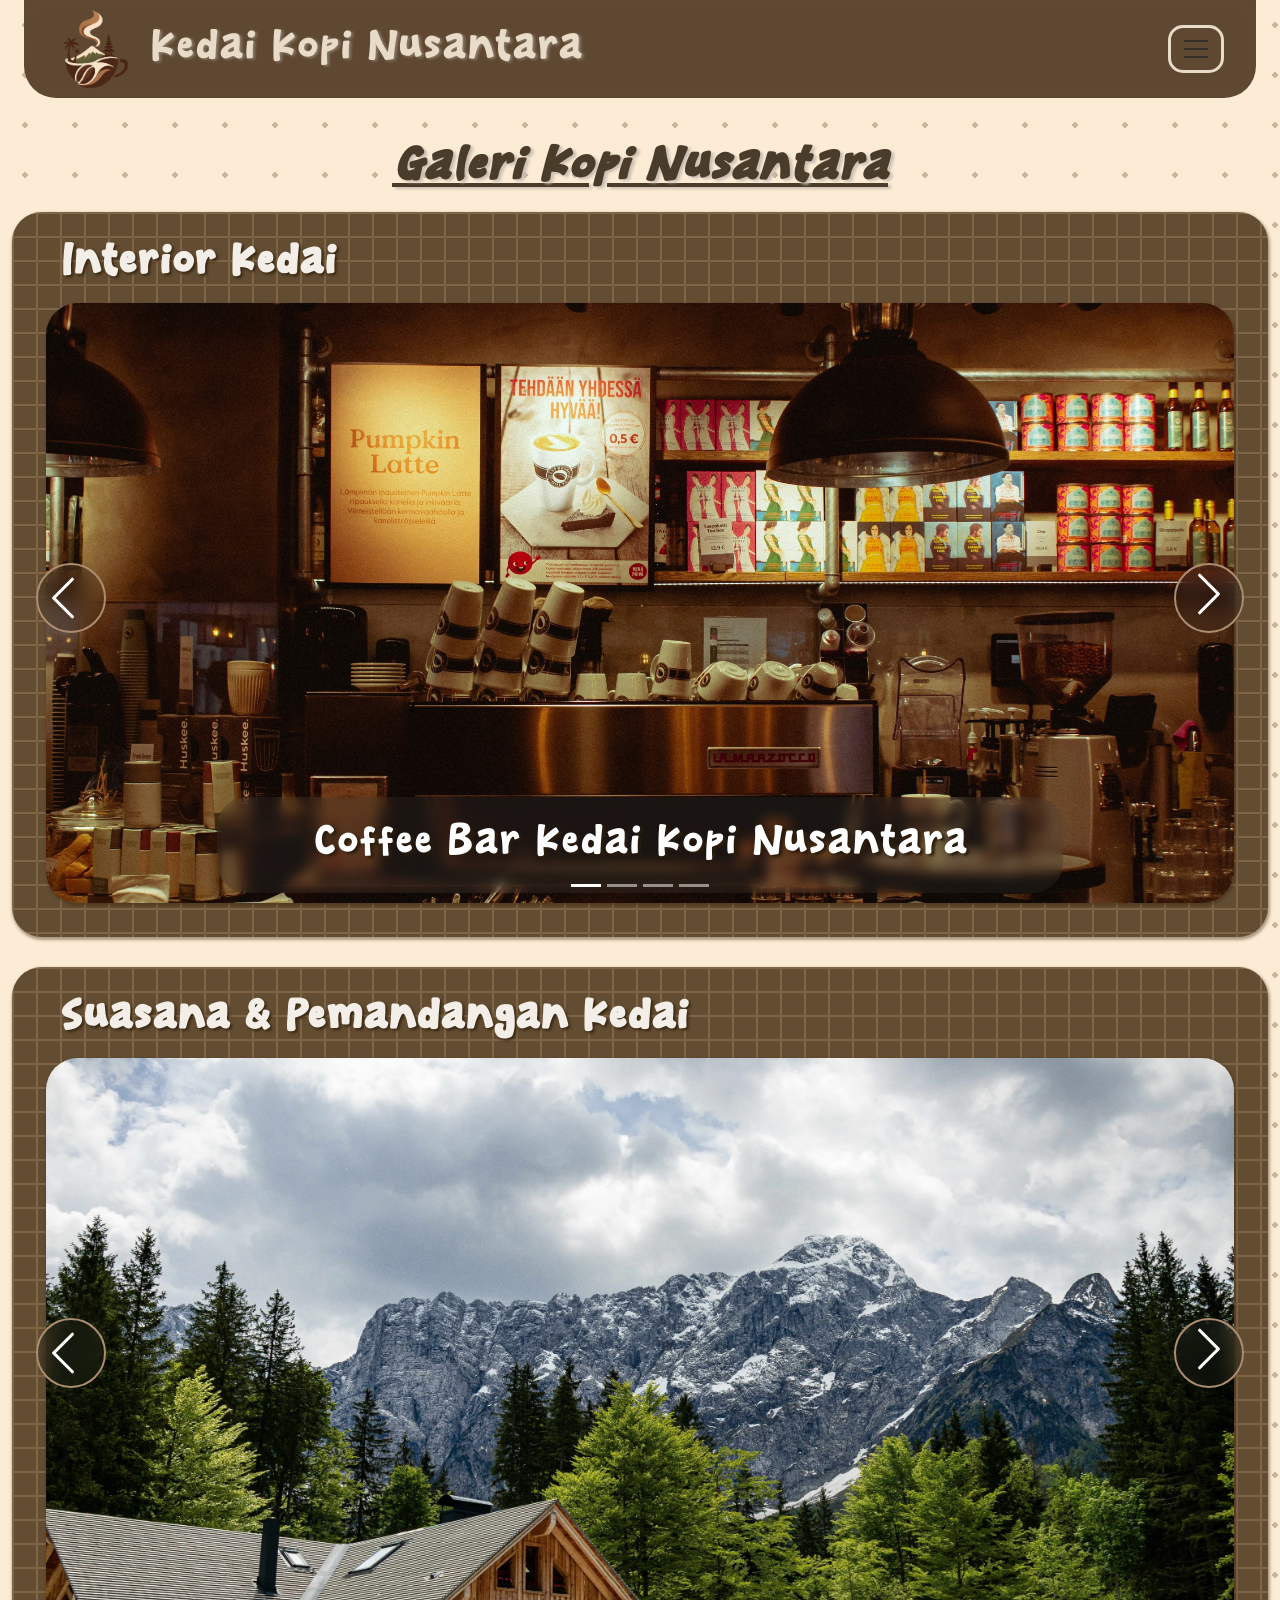
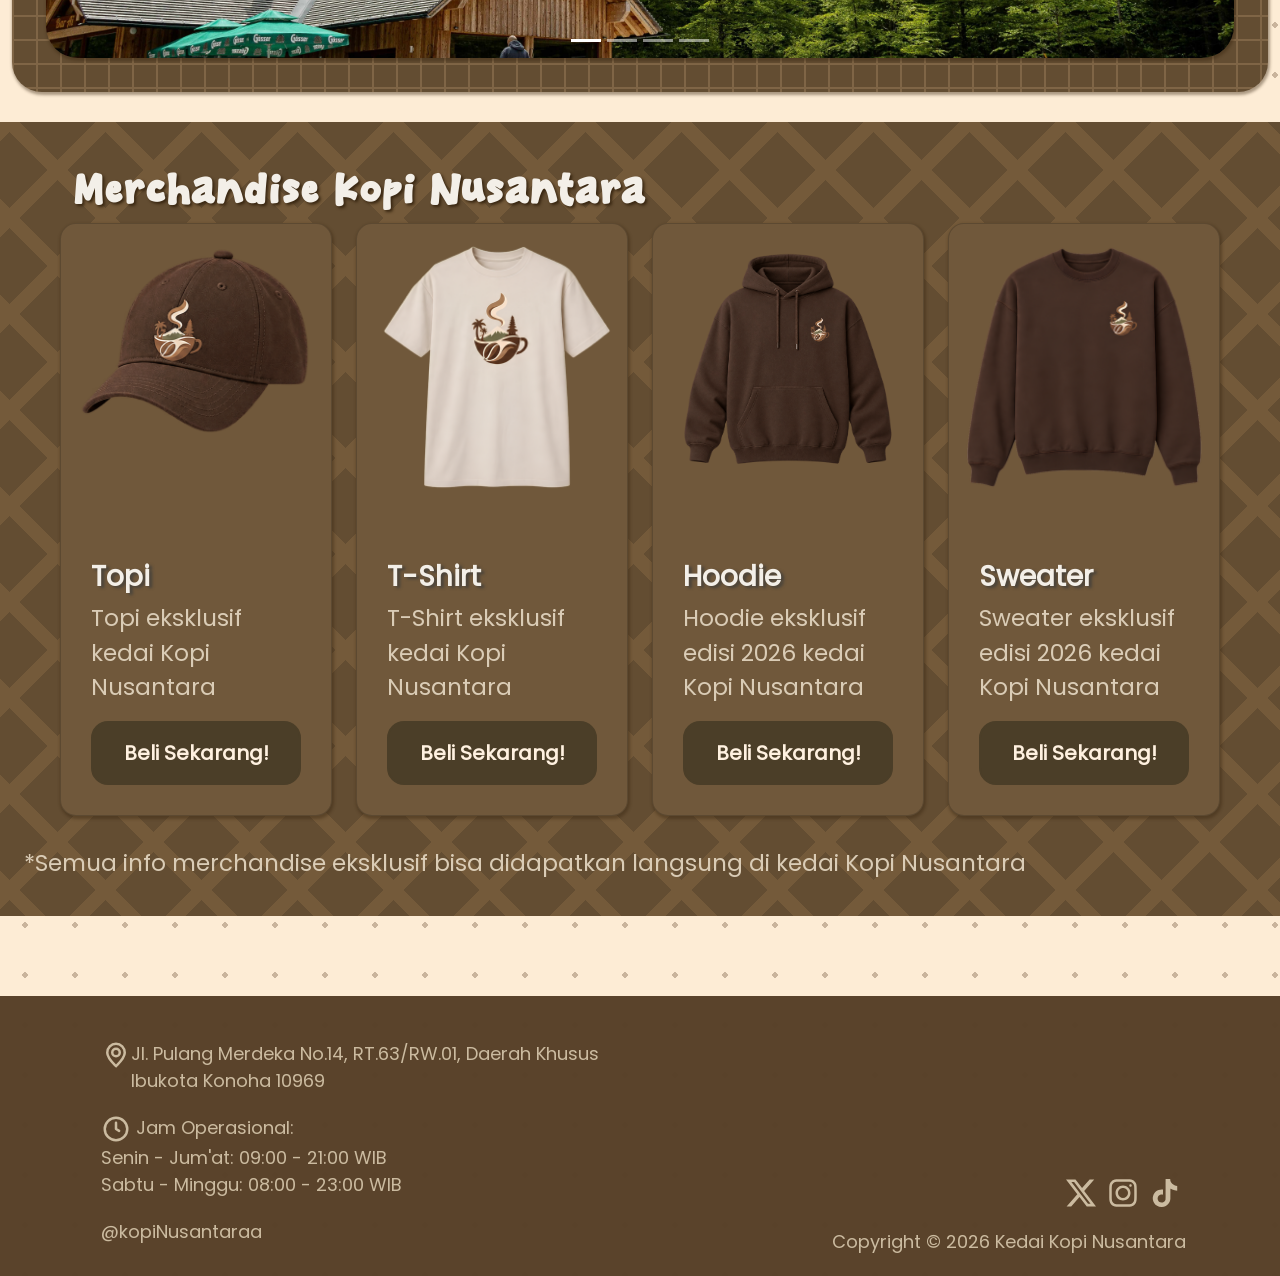
<file: gallery.html>
<!DOCTYPE html>
<html lang="id">

<head>
    <meta charset="UTF-8">
    <meta name="viewport" content="width=device-width, initial-scale=1.0">
    <meta name="description" content="Jelajahi cita rasa autentik kopi Indonesia, di Kedai Kopi Nusantara!">

    <link rel="icon" type="image/png" href="Gambar/mainlogo.png">

    <link href="https://cdn.jsdelivr.net/npm/bootstrap@5.3.8/dist/css/bootstrap.min.css" rel="stylesheet"
        integrity="sha384-sRIl4kxILFvY47J16cr9ZwB07vP4J8+LH7qKQnuqkuIAvNWLzeN8tE5YBujZqJLB" crossorigin="anonymous">

    <link rel="stylesheet" href="style.css">

    <title>Galeri - Kedai Kopi Nusantara</title>

</head>

<body>
    <nav class="navbar navbar-expand-xxl rounded-bottom-5 py-1 mx-4 sticky-top">
        <div class="container-fluid">

            <a class="navbar-brand" href="index.html"><img src="Gambar/mainlogo.png" width="100"
                    alt="Logo Kedai Kopi Nusantara">
                <p class="d-inline d-none d-sm-inline">Kedai Kopi Nusantara</p>
            </a>

            <button class="navbar-toggler" type="button" data-bs-toggle="collapse" data-bs-target="#navbarNav">
                <span class="navbar-toggler-icon"></span>
            </button>

            <div class="collapse navbar-collapse justify-content-end" id="navbarNav">
                <ul class="navbar-nav ms-auto align-items-center">
                    <li class="nav-item"><a class="nav-link" href="index.html">Home</a></li>
                    <li class="nav-item"><a class="nav-link" href="menu.html">Menu</a></li>
                    <li class="nav-item"><a class="nav-link" href="gallery.html" aria-current="page">Gallery</a></li>
                    <li class="nav-item"><a class="nav-link" href="about.html">About Us</a></li>
                    <li class="nav-item"><a class="nav-link" href="contact.html">Contact Us</a></li>
                </ul>
            </div>
        </div>
    </nav>

    <main>
        <div class="container-fluid">

            <div id="galeri-1" class="container-fluid px-0">
                <h1 class="d-flex justify-content-center">Galeri Kopi Nusantara</h1>

                <div id="grid-interior" class="px-4 pb-4">
                    <div id="carouselInterior" class="carousel slide" data-bs-ride="carousel">

                        <div class="carousel-indicators">
                            <button type="button" data-bs-target="#carouselInterior" data-bs-slide-to="0" class="active"
                                aria-current="true" aria-label="Slide 1"></button>
                            <button type="button" data-bs-target="#carouselInterior" data-bs-slide-to="1"
                                aria-label="Slide 2"></button>
                            <button type="button" data-bs-target="#carouselInterior" data-bs-slide-to="2"
                                aria-label="Slide 3"></button>
                            <button type="button" data-bs-target="#carouselInterior" data-bs-slide-to="3"
                                aria-label="Slide 4"></button>
                        </div>

                        <div class="carousel-inner">
                            <h2 class="ms-4">Interior Kedai</h2>

                            <div class="carousel-item active">
                                <img src="Gambar/coffeebar.jpg" class="rounded-5 d-block w-100"
                                    alt="Interior coffee bar kopi nusantara">
                                <div class="carousel-caption d-none d-md-block">
                                    <h3>Coffee Bar Kedai Kopi Nusantara</h3>
                                </div>
                            </div>
                            <div class="carousel-item">
                                <img src="Gambar/interior1.jpg" class="rounded-5 d-block w-100"
                                    alt="Interior dalam kopi nusantara">
                                <div class="carousel-caption d-none d-md-block">
                                    <h3>Interior Lantai Satu</h3>
                                    <p>Nyaman untuk kumpul bersama keluarga, teman, dan pasangan.</p>
                                </div>
                            </div>
                            <div class="carousel-item">
                                <img src="Gambar/interior2.jpg" class="rounded-5 d-block w-100"
                                    alt="Interior dalam lantai dua kopi nusantara">
                                <div class="carousel-caption d-none d-md-block">
                                    <h3>Interior Lantai Dua</h3>
                                    <p>Pemandangan Gunung dan Sawah</p>
                                </div>
                            </div>
                            <div class="carousel-item">
                                <img src="Gambar/interior3.jpg" class="rounded-5 d-block w-100"
                                    alt="View Interior Lantai Dua Kopi Nusantara">
                                <div class="carousel-caption d-none d-md-block">
                                    <h3>View Interior Lantai Dua</h3>
                                </div>
                            </div>
                        </div>

                        <button class="carousel-control-prev d-none d-md-block" type="button"
                            data-bs-target="#carouselInterior" data-bs-slide="prev">
                            <span class="carousel-control-prev-icon d-none d-md-block" aria-hidden="true"></span>
                            <span class="visually-hidden">Previous</span>
                        </button>
                        <button class="carousel-control-next d-none d-md-block" type="button"
                            data-bs-target="#carouselInterior" data-bs-slide="next">
                            <span class="carousel-control-next-icon" aria-hidden="true"></span>
                            <span class="visually-hidden">Next</span>
                        </button>
                    </div>
                </div>
            </div>

            <div id="galeri-2" class="container-fluid px-0">
                <div id="grid-suasana" class="px-4 pb-4">
                    <div id="carouselSuasana" class="carousel slide" data-bs-ride="carousel">

                        <div class="carousel-indicators">
                            <button type="button" data-bs-target="#carouselSuasana" data-bs-slide-to="0" class="active"
                                aria-current="true" aria-label="Slide 1"></button>
                            <button type="button" data-bs-target="#carouselSuasana" data-bs-slide-to="1"
                                aria-label="Slide 2"></button>
                            <button type="button" data-bs-target="#carouselSuasana" data-bs-slide-to="2"
                                aria-label="Slide 3"></button>
                            <button type="button" data-bs-target="#carouselSuasana" data-bs-slide-to="3"
                                aria-label="Slide 4"></button>
                        </div>

                        <div class="carousel-inner">
                            <h2 class="ms-4">Suasana & Pemandangan Kedai</h2>

                            <div class="carousel-item active">
                                <img src="Gambar/ext1.jpg" class="rounded-5 d-block w-100"
                                    alt="Suasana depan, tempat parkir kedai kopi nusantara">
                            </div>
                            <div class="carousel-item">
                                <img src="Gambar/ext2.jpg" class="rounded-5 d-block w-100"
                                    alt="Suasana Pemandangan kedai kopi nusantara">
                            </div>
                            <div class="carousel-item">
                                <img src="Gambar/ext3.jpg" class="rounded-5 d-block w-100"
                                    alt="Suasana Pemandangan 2 kedai kopi nusantara">
                            </div>
                            <div class="carousel-item">
                                <img src="Gambar/ext4.jpg" class="rounded-5 d-block w-100"
                                    alt="Suasana Pemandangan 3 kedai kopi nusantara">
                            </div>
                        </div>

                        <button class="carousel-control-prev d-none d-md-block" type="button"
                            data-bs-target="#carouselSuasana" data-bs-slide="prev">
                            <span class="carousel-control-prev-icon d-none d-md-block" aria-hidden="true"></span>
                            <span class="visually-hidden">Previous</span>
                        </button>
                        <button class="carousel-control-next d-none d-md-block" type="button"
                            data-bs-target="#carouselSuasana" data-bs-slide="next">
                            <span class="carousel-control-next-icon" aria-hidden="true"></span>
                            <span class="visually-hidden">Next</span>
                        </button>
                    </div>
                </div>
            </div>
        </div>

        <div class="grid-merchandise">
            <div id="merchandise" class="container-fluid px-4">
                <h2 class="mx-5">Merchandise Kopi Nusantara</h2>

                <div class="row mx-4 gy-4">
                    <div class="col-md-6 col-xl-3">
                        <div class="card rounded-4 h-100">
                            <img src="Gambar/topi.png" class="card-img-top p-3"
                                alt="Merchandise topi eksklusif kopi nusantara">
                            <div class="card-body">
                                <h3 class="card-title fs-3">Topi</h3>
                                <p class="card-text">Topi eksklusif kedai Kopi Nusantara</p>
                                <a href="#" class="btn">Beli Sekarang!</a>
                            </div>
                        </div>
                    </div>

                    <div class="col-md-6 col-xl-3">
                        <div class="card rounded-4 h-100">
                            <img src="Gambar/baju.png" class="card-img-top p-3"
                                alt="Merchandise Baju eksklusif kopi nusantara">
                            <div class="card-body">
                                <h3 class="card-title fs-3">T-Shirt</h3>
                                <p class="card-text">T-Shirt eksklusif kedai Kopi Nusantara</p>
                                <a href="#" class="btn">Beli Sekarang!</a>
                            </div>
                        </div>
                    </div>

                    <div class="col-md-6 col-xl-3">
                        <div class="card rounded-4 h-100">
                            <img src="Gambar/hoodie.png" class="card-img-top p-3"
                                alt="Merchandise Hoodie eksklusif kopi nusantara">
                            <div class="card-body">
                                <h3 class="card-title fs-3">Hoodie</h3>
                                <p class="card-text">Hoodie eksklusif edisi 2026 kedai Kopi Nusantara</p>
                                <a href="#" class="btn">Beli Sekarang!</a>
                            </div>
                        </div>
                    </div>

                    <div class="col-md-6 col-xl-3">
                        <div class="card rounded-4 h-100">
                            <img src="Gambar/sweater.png" class="card-img-top p-3"
                                alt="Merchandise Sweater eksklusif kopi nusantara">
                            <div class="card-body">
                                <h3 class="card-title fs-3">Sweater</h3>
                                <p class="card-text">Sweater eksklusif edisi 2026 kedai Kopi Nusantara</p>
                                <a href="#" class="btn">Beli Sekarang!</a>
                            </div>
                        </div>
                    </div>

                </div>
                <p>*Semua info merchandise eksklusif bisa didapatkan langsung di kedai Kopi Nusantara
                </p>
            </div>
        </div>
    </main>

    <footer id="footer" class="container-fluid">
        <div class="row m-0 gy-4">
            <div id="kiri" class="col-md-6">
                <div class="kiri">
                    <ul>
                        <li class="d-flex align-items-start"><img src="Gambar/location.svg" alt="icon lokasi">Jl. Pulang
                            Merdeka No.14,
                            RT.63/RW.01, Daerah Khusus Ibukota Konoha 10969</li>
                        <li><img src="Gambar/clock.svg" alt="icon jam">
                            <b>Jam Operasional:</b><br><b>Senin - Jum'at:</b> 09:00 - 21:00
                            WIB<br><b>Sabtu - Minggu:</b> 08:00 - 23:00 WIB
                        </li>
                        <li>@kopiNusantaraa</li>
                    </ul>
                </div>
            </div>

            <div id="kanan" class="col-md-6">
                <div class="kanan">
                    <div class="socialfooter">
                        <div class="iconfoot">
                            <img src="Gambar/tiktok.svg" alt="logo tiktok">
                        </div>
                        <div class="iconfoot">
                            <img src="Gambar/ig.svg" alt="logo ig">
                        </div>
                        <div class="iconfoot">
                            <img src="Gambar/x.svg" alt="logo x(twitter)">
                        </div>
                    </div>
                    <p>Copyright &copy; 2026 Kedai Kopi Nusantara</p>
                </div>
            </div>
        </div>
    </footer>

    <script src="https://cdn.jsdelivr.net/npm/bootstrap@5.3.8/dist/js/bootstrap.bundle.min.js"
        integrity="sha384-FKyoEForCGlyvwx9Hj09JcYn3nv7wiPVlz7YYwJrWVcXK/BmnVDxM+D2scQbITxI"
        crossorigin="anonymous"></script>
</body>

</html>
</file>
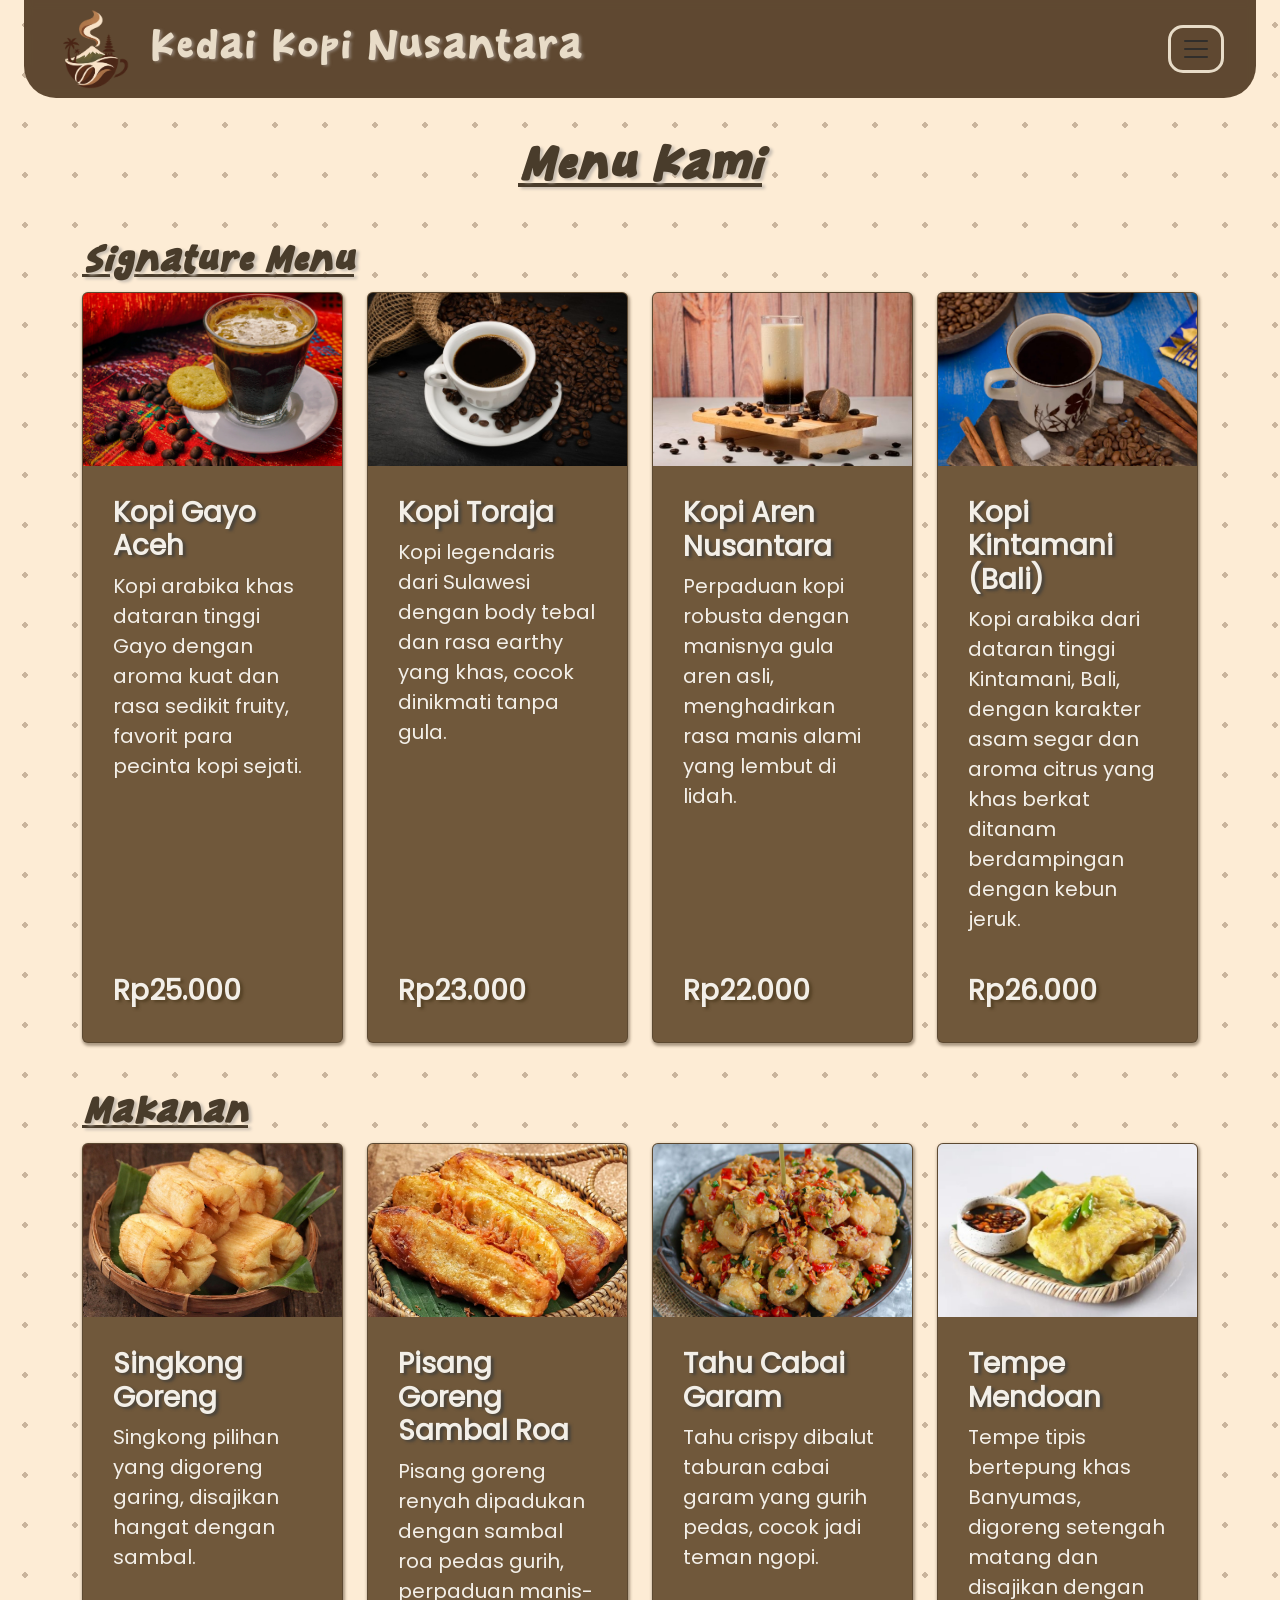
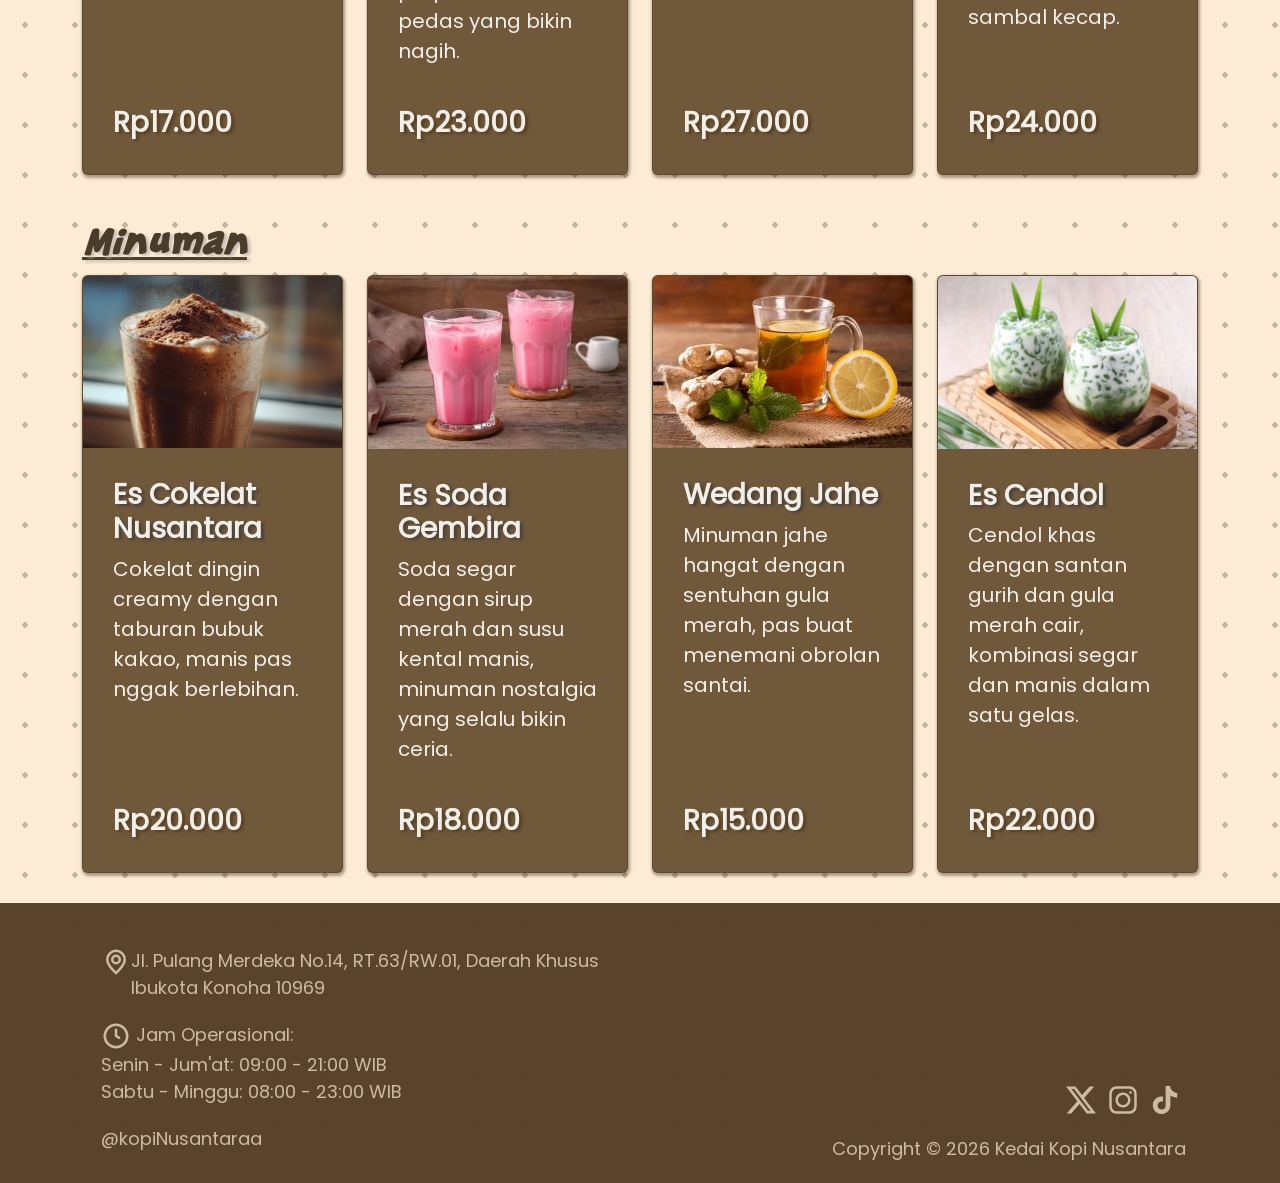
<file: menu.html>
<!DOCTYPE html>
<html lang="id">

<head>
    <meta charset="UTF-8">
    <meta name="viewport" content="width=device-width, initial-scale=1.0">
    <meta name="description" content="Jelajahi cita rasa autentik kopi Indonesia, di Kedai Kopi Nusantara!">

    <link rel="icon" type="image/png" href="Gambar/mainlogo.png">

    <link href="https://cdn.jsdelivr.net/npm/bootstrap@5.3.8/dist/css/bootstrap.min.css" rel="stylesheet"
        integrity="sha384-sRIl4kxILFvY47J16cr9ZwB07vP4J8+LH7qKQnuqkuIAvNWLzeN8tE5YBujZqJLB" crossorigin="anonymous">

    <link rel="stylesheet" href="style.css">

    <title>Menu - Kedai Kopi Nusantara</title>

</head>

<body>
    <nav class="navbar navbar-expand-xxl rounded-bottom-5 py-1 mx-4 sticky-top">
        <div class="container-fluid">

            <a class="navbar-brand" href="index.html"><img src="Gambar/mainlogo.png" width="100"
                    alt="Logo Kedai Kopi Nusantara">
                <p class="d-inline d-none d-sm-inline">Kedai Kopi Nusantara</p>
            </a>

            <button class="navbar-toggler" type="button" data-bs-toggle="collapse" data-bs-target="#navbarNav">
                <span class="navbar-toggler-icon"></span>
            </button>

            <div class="collapse navbar-collapse justify-content-end" id="navbarNav">
                <ul class="navbar-nav ms-auto align-items-center">
                    <li class="nav-item"><a class="nav-link" href="index.html">Home</a></li>
                    <li class="nav-item"><a class="nav-link" href="menu.html" aria-current="page">Menu</a></li>
                    <li class="nav-item"><a class="nav-link" href="gallery.html">Gallery</a></li>
                    <li class="nav-item"><a class="nav-link" href="about.html">About Us</a></li>
                    <li class="nav-item"><a class="nav-link" href="contact.html">Contact Us</a></li>
                </ul>
            </div>
        </div>
    </nav>

    <main>
        <section class="signature-menu">
            <div id="menu" class="container">
                <h1 class="d-flex justify-content-center">Menu Kami</h1>
                <h2 class="mt-5">Signature Menu</h2>
                <div class="row gy-4">

                    <div class="col-md-6 col-xl-3">
                        <div class="card h-100">
                            <img src="Gambar/kopiGayo.jpg" class="card-img-top" alt="Gambar Kopi Gayo">
                            <div class="card-body">
                                <h3 class="card-title">Kopi Gayo Aceh</h3>
                                <p class="card-text">Kopi arabika khas dataran tinggi Gayo dengan
                                    aroma kuat dan rasa sedikit fruity, favorit para pecinta kopi sejati.</p>
                                <p class="card-text fw-bold fs-3">Rp25.000</p>
                            </div>
                        </div>
                    </div>

                    <div class="col-md-6 col-xl-3">
                        <div class="card h-100">
                            <img src="Gambar/kopitoraja.jpeg" class="card-img-top" alt="Gambar Kopi Toraja">
                            <div class="card-body">
                                <h3 class="card-title">Kopi Toraja</h3>
                                <p class="card-text">Kopi legendaris dari Sulawesi dengan body tebal dan rasa earthy
                                    yang khas, cocok dinikmati tanpa gula.</p>
                                <p class="card-text fw-bold fs-3">Rp23.000</p>
                            </div>
                        </div>
                    </div>

                    <div class="col-md-6 col-xl-3">
                        <div class="card h-100">
                            <img src="Gambar/kopiaren.jpg" class="card-img-top" alt="Gambar Kopi Aren">
                            <div class="card-body">
                                <h3 class="card-title">Kopi Aren Nusantara</h3>
                                <p class="card-text">Perpaduan kopi robusta dengan manisnya gula aren asli, menghadirkan
                                    rasa manis alami yang lembut di lidah.</p>
                                <p class="card-text fw-bold fs-3">Rp22.000</p>
                            </div>
                        </div>
                    </div>

                    <div class="col-md-6 col-xl-3">
                        <div class="card h-100">
                            <img src="Gambar/kintamani.jpg" class="card-img-top" alt="Gambar Kopi Kintamani Bali">
                            <div class="card-body">
                                <h3 class="card-title">Kopi Kintamani (Bali)</h3>
                                <p class="card-text">Kopi arabika dari dataran tinggi Kintamani, Bali, dengan karakter
                                    asam segar dan aroma citrus yang khas berkat ditanam berdampingan dengan kebun
                                    jeruk.</p>
                                <p class="card-text fw-bold fs-3">Rp26.000</p>
                            </div>
                        </div>
                    </div>
                </div>
            </div>
        </section>

        <section class="makanan">
            <div class="container">
                <h2 class="mt-5">Makanan</h2>
                <div class="row gy-4">

                    <div class="col-md-6 col-xl-3">
                        <div class="card h-100">
                            <img src="Gambar/singkong.jpg" class="card-img-top"
                                alt="Gambar Singkong Goreng yang gurih dan crispy!">
                            <div class="card-body">
                                <h3 class="card-title">Singkong Goreng</h3>
                                <p class="card-text">Singkong pilihan yang digoreng garing, disajikan hangat dengan
                                    sambal.
                                </p>
                                <p class="card-text fw-bold fs-3">Rp17.000</p>
                            </div>
                        </div>
                    </div>

                    <div class="col-md-6 col-xl-3">
                        <div class="card h-100">
                            <img src="Gambar/pisanggoreng.jpg" class="card-img-top"
                                alt="Gambar Pisang Goreng yang manis dengan perpaduan sambal roa yang pedas!">
                            <div class="card-body">
                                <h3 class="card-title">Pisang Goreng Sambal Roa</h3>
                                <p class="card-text">Pisang goreng renyah dipadukan dengan sambal roa pedas gurih,
                                    perpaduan manis-pedas yang bikin nagih.
                                </p>
                                <p class="card-text fw-bold fs-3">Rp23.000</p>
                            </div>
                        </div>
                    </div>

                    <div class="col-md-6 col-xl-3">
                        <div class="card h-100">
                            <img src="Gambar/tahu.jpg" class="card-img-top" alt="Gambar Tahu Cabai Garam">
                            <div class="card-body">
                                <h3 class="card-title">Tahu Cabai Garam</h3>
                                <p class="card-text">Tahu crispy dibalut taburan cabai garam yang gurih pedas, cocok
                                    jadi teman ngopi.</p>
                                <p class="card-text fw-bold fs-3">Rp27.000</p>
                            </div>
                        </div>
                    </div>

                    <div class="col-md-6 col-xl-3">
                        <div class="card h-100">
                            <img src="Gambar/tempe.jpg" class="card-img-top" alt="Gambar Tempe Mendoan">
                            <div class="card-body">
                                <h3 class="card-title">Tempe Mendoan</h3>
                                <p class="card-text">Tempe tipis bertepung khas Banyumas, digoreng setengah matang dan
                                    disajikan dengan
                                    sambal kecap.</p>
                                <p class="card-text fw-bold fs-3">Rp24.000</p>
                            </div>
                        </div>
                    </div>
                </div>
            </div>
        </section>

        <section class="minuman">
            <div class="container">
                <h2 class="mt-5">Minuman</h2>
                <div class="row gy-4">

                    <div class="col-md-6 col-xl-3">
                        <div class="card h-100">
                            <img src="Gambar/escokelat.jpg" class="card-img-top"
                                alt="Gambar Es Cokelat dingin yang di taburi dengan bubuk kakao">
                            <div class="card-body">
                                <h3 class="card-title">Es Cokelat Nusantara</h3>
                                <p class="card-text">Cokelat dingin creamy dengan taburan bubuk kakao, manis pas nggak
                                    berlebihan.</p>
                                <p class="card-text fw-bold fs-3">Rp20.000</p>
                            </div>
                        </div>
                    </div>

                    <div class="col-md-6 col-xl-3">
                        <div class="card h-100">
                            <img src="Gambar/sodagembira.jpeg" class="card-img-top"
                                alt="Gambar Es Soda Gembira segar yang bikin kamu gembira!">
                            <div class="card-body">
                                <h3 class="card-title">Es Soda Gembira</h3>
                                <p class="card-text">Soda segar dengan sirup merah dan susu kental manis, minuman
                                    nostalgia yang selalu bikin ceria.</p>
                                <p class="card-text fw-bold fs-3">Rp18.000</p>
                            </div>
                        </div>
                    </div>

                    <div class="col-md-6 col-xl-3">
                        <div class="card h-100">
                            <img src="Gambar/wedang.jpg" class="card-img-top" alt="Gambar Wedang Jahe">
                            <div class="card-body">
                                <h3 class="card-title">Wedang Jahe</h3>
                                <p class="card-text">Minuman jahe hangat dengan sentuhan gula merah, pas buat menemani
                                    obrolan santai.</p>
                                <p class="card-text fw-bold fs-3">Rp15.000</p>
                            </div>
                        </div>
                    </div>

                    <div class="col-md-6 col-xl-3">
                        <div class="card h-100">
                            <img src="Gambar/cendol.jpg" class="card-img-top" alt="Gambar Es Cendol">
                            <div class="card-body">
                                <h3 class="card-title">Es Cendol</h3>
                                <p class="card-text">Cendol khas dengan santan gurih dan gula merah
                                    cair, kombinasi
                                    segar dan manis dalam satu gelas.</p>
                                <p class="card-text fw-bold fs-3">Rp22.000</p>
                            </div>
                        </div>
                    </div>

                </div>
            </div>
        </section>
    </main>

    <footer id="footer" class="container-fluid">
        <div class="row m-0 gy-4">
            <div id="kiri" class="col-md-6">
                <div class="kiri">
                    <ul>
                        <li class="d-flex align-items-start"><img src="Gambar/location.svg" alt="icon lokasi">Jl. Pulang
                            Merdeka No.14,
                            RT.63/RW.01, Daerah Khusus Ibukota Konoha 10969</li>
                        <li><img src="Gambar/clock.svg" alt="icon jam">
                            <b>Jam Operasional:</b><br><b>Senin - Jum'at:</b> 09:00 - 21:00
                            WIB<br><b>Sabtu - Minggu:</b> 08:00 - 23:00 WIB
                        </li>
                        <li>@kopiNusantaraa</li>
                    </ul>
                </div>
            </div>

            <div id="kanan" class="col-md-6">
                <div class="kanan">
                    <div class="socialfooter">
                        <div class="iconfoot">
                            <img src="Gambar/tiktok.svg" alt="logo tiktok">
                        </div>
                        <div class="iconfoot">
                            <img src="Gambar/ig.svg" alt="logo ig">
                        </div>
                        <div class="iconfoot">
                            <img src="Gambar/x.svg" alt="logo x(twitter)">
                        </div>
                    </div>
                    <p>Copyright &copy; 2026 Kedai Kopi Nusantara</p>
                </div>
            </div>
        </div>
    </footer>

    <script src="https://cdn.jsdelivr.net/npm/bootstrap@5.3.8/dist/js/bootstrap.bundle.min.js"
        integrity="sha384-FKyoEForCGlyvwx9Hj09JcYn3nv7wiPVlz7YYwJrWVcXK/BmnVDxM+D2scQbITxI"
        crossorigin="anonymous"></script>
</body>

</html>
</file>
<file: style.css>
*,
html,
body {
  margin: 0;
  padding: 0;
  box-sizing: border-box;
}

html {
  height: 100%;
}

@font-face {
  font-family: "Baksoap";
  src: url(Font/Baksoap.ttf);
}

@font-face {
  font-family: poppins;
  src: url(Font/Poppins-Regular.ttf);
}

body {
  background-color: #fdecd5;
  background-image: radial-gradient(
    circle,
    #8a6f5773 2.64px,
    transparent 2.64px
  );
  background-size: 50px 50px;

  min-height: 100%;
}

main {
  margin-top: 30px;
}

/*Footer*/
#footer {
  display: flex;
  justify-content: center;
  align-items: center;

  font-family: poppins, sans-serif;
  background-color: #584129fb;
  bottom: 0;
  left: 0;
  width: 100%;
  padding: 5px;
  padding-top: 10px;
  font-weight: 300;
}

.kiri ul > li {
  list-style: none;
  color: #cbbba0;
  font-size: 18px;
  padding: 10px;
  padding-left: 0;

  margin-left: 0px;
}

#kiri {
  display: flex;
  justify-content: start;
}

#kanan {
  display: flex;
  justify-content: end;
  align-items: end;
}

.kiri img {
  width: 30px;
}

.kanan {
  margin-right: 25px;
  align-items: center;
}

.kanan p {
  color: #cbbba0;
  font-size: 18px;
  text-align: end;
}

.socialfooter {
  display: flex;
  flex-direction: row-reverse;
  padding-bottom: 20px;
}

.iconfoot img {
  width: 30px;

  margin: auto 6px;
}

/*Navbar*/
.navbar {
  background-color: #584129f3;
  backdrop-filter: blur(5px);
}

.navbar-brand {
  font-family: baksoap;
  color: #e8dcc8;
  text-shadow: 2px 1px 3px #998a7fd2;
  font-size: clamp(1.6rem, 4vw, 2.5rem);
  margin-left: 20px;
}

.navbar-brand img {
  max-width: 80px;
}

.navbar-brand:hover {
  color: #f7f6f5;
}

@media (min-width: 1400px) {
  .nav-item {
    margin-right: 25px;
    background-color: #473617;
    border-radius: 30px;
    border: 2px solid #8d7556;
  }

  .nav-item:hover {
    box-shadow: 1px 2px 5px #b693669c;
    background-color: #ffe6cf;
  }

  .nav-link[aria-current="page"] {
    color: #473617;
    background-color: #ffe6cf;
    border-radius: 30px;
  }
}

.nav-link {
  color: #e2cdba;
  font-family: poppins;
  font-weight: bold;
  font-size: 23px;
}

.nav-link:hover {
  color: #332811;
}

.nav-link[aria-current="page"] {
  color: #251d0d;

  border-radius: 30px;
}

.navbar-toggler {
  border: 3px solid #e8dcc8;
  border-radius: 15px;
  padding: 6px 10px;
  margin-right: 20px;
}

/*Home*/
.hero {
  text-align: center;
  display: block;
  position: relative;
  font-family: poppins, sans-serif;
  color: #f3efe8;
  font-size: 1.875rem;
  padding-top: 10px;
  align-items: center;
}

.hero h1 {
  color: #e8dcc8;
  text-shadow: 2px 1px 3px #554b44fb;
  font-family: baksoap, sans-serif;
  font-size: clamp(2.5rem, 4vw, 3.5rem);
}

#hero-p {
  text-shadow: 2px 1px 3px #796c62d2;
  font-size: clamp(0.5rem, 2.5vw, 1.875rem);
  font-weight: 500;
  text-align: center;
}

.hero a {
  text-decoration: none;
  color: #443528;
  font-size: 25px;
  font-weight: bold;
  padding: 5px 15px;
  border: 2px solid #cec1af;
  border-radius: 25px;
  background-color: #f7e5ca;
  display: inline-block;
  margin-top: 15px;
}

.hero a:hover {
  box-shadow: 1px 2px 5px #b99f80ad;
  color: #b47d4f;
  border: 2px solid #be9e717c;
}

.hero img {
  position: absolute;
  top: 5px;
  left: 20px;
  width: calc(100% - 40px);
  height: calc(120% - 10px);
  object-fit: cover;
  object-position: 50% 68%;
  z-index: -1;
  border-radius: 30px;
  filter: brightness(55%);
}

/*+Ringkasan*/
.ringkasan {
  display: flex;
  align-items: center;
  justify-content: center;
  margin-left: 200px;
  gap: 20px;
  margin-top: 90px;
}

.singkat,
.gambar-singkat {
  flex: 1;
}

@media (max-width: 1100px) {
  .ringkasan {
    flex-direction: column;
    margin-left: 0;
  }
  .gambar-singkat {
    display: flex;
    justify-content: center;
    align-items: center;
    max-width: 70%;
    height: auto;
  }
}

.singkat {
  align-items: center;
  justify-content: center;
  border-radius: 30px 0px 0px 30px;
  padding: 15px;
}

.singkat h2 {
  font-family: baksoap, sans-serif;
  font-weight: 700;
  font-style: italic;
  font-size: 45px;
  color: #49432b;
  text-shadow: 3px 2px 3px #c9bfb3;
  text-decoration: underline;
}

#ceritasingkat {
  text-align: justify;
  font-family: poppins, sans-serif;
  font-weight: 500;
  font-size: 24px;
  color: #221608;
  margin-top: 10px;
  font-size: clamp(1.2rem, 2.5vw, 1.5rem);
}

#quotes {
  font-family: poppins, sans-serif;
  text-align: right;
  margin-top: 20px;
  font-weight: 400;
  font-style: italic;
  font-size: 20px;
  color: #3d3d3d;
}

.gambar-singkat img {
  max-width: 80%;
  height: auto;
  z-index: -1;
  border-radius: 0px 30px 30px 0px;
  mask-image: linear-gradient(to right, rgb(0 0 0 / 0) 5%, #000 40%);
}

/*++Keunggulan*/
.keunggulan {
  margin-top: 50px;
}

.row article {
  display: flex;
  flex-direction: column;
  align-items: center;
  text-align: center;
  height: 100%;
}

#k1,
#k2,
#k3,
#k4 {
  background-color: #70583b;
  padding: 20px;
  color: #f3efe8;
  border-radius: 20px;
  margin-bottom: 20px;
  box-shadow: 1px 2px 3px 1px #3826116c;
  font-family: poppins, sans-serif;

  transition: transform 0.2s ease-out;
  backface-visibility: hidden;
}

#k1:hover,
#k2:hover,
#k3:hover,
#k4:hover {
  transform: scale(1.03);
  box-shadow: 3px 3px 6px 1px #382611;
}

.keunggulan h2 {
  font-family: baksoap, sans-serif;
  font-weight: 700;
  font-style: italic;
  text-align: center;
  font-size: 45px;
  margin-bottom: 20px;
  color: #493c2b;
  text-shadow: 3px 2px 3px #c9bfb3;
  text-decoration: underline;
}

.keunggulan h3 {
  text-align: center;
  margin-top: 20px;
  font-size: 25px;
  font-weight: 700;
  text-shadow: 3px 2px 3px #776d60da;
}

.keunggulan p {
  text-align: center;
  margin-top: 5px;
  font-weight: 350;
  font-size: 20px;
}

.svg {
  max-width: 65px;
  background-color: #443528;
  border-radius: 100px;
  padding: 10px;
}

/*Menu*/
.menu {
  font-family: baksoap, sans-serif;
  font-weight: 700;
  font-style: italic;
  font-size: 45px;
  color: #49432b;
  text-shadow: 3px 2px 3px #c9bfb3;
  text-decoration: underline;
}

.row {
  margin-bottom: 30px;
}

.signature-menu h2,
.makanan h2,
.minuman h2 {
  margin: 10px auto;
  font-family: baksoap, sans-serif;
  font-weight: 700;
  font-style: italic;
  font-size: 35px;
  color: #493c2b;
  text-shadow: 3px 2px 3px #c9bfb3;
  text-decoration: underline;
}

.card {
  margin-bottom: 20px;
  background-color: #70583b;
}

.card-body {
  display: flex;
  flex-direction: column;

  font-family: poppins;
  color: #f3efe8;
}

.card-title {
  font-weight: bold;
  text-shadow: 3px 2px 3px #423f3bda;
}

.card-text {
  font-size: 20px;
}

.card-text:last-child {
  margin-top: auto;
  text-shadow: 3px 2px 3px #503d21da;
}

/*Gallery*/
#galeri-1 h1,
#menu h1,
#vm h1,
#tim-kami h1 {
  display: flex;
  align-items: center;
  justify-content: center;

  font-family: baksoap, sans-serif;
  font-weight: 700;
  font-style: italic;
  text-align: center;
  font-size: 45px;
  margin-top: 40px;
  margin-bottom: 20px;
  color: #493c2b;
  text-shadow: 3px 2px 3px #c9bfb3;
  text-decoration: underline;
}

#grid-interior,
#grid-suasana {
  background:
    repeating-linear-gradient(
      90deg,
      #7f6546 0,
      #7f6546 5%,
      transparent 0,
      transparent 50%
    ),
    repeating-linear-gradient(
      180deg,
      #7f6546 0,
      #7f6546 5%,
      transparent 0,
      transparent 50%
    );
  background-size: 3em 3em;
  background-color: #634d32;
  opacity: 1;

  border-radius: 30px;
  margin-bottom: 30px;
  box-shadow: 1px 2px 3px 1px #3826116c;
}

#grid-interior h2,
#grid-suasana h2,
#merchandise h2 {
  font-family: baksoap;
  display: flex;

  color: #f3efe8;
  font-weight: bold;
  text-shadow: 2px 2px 3px #382611;
  font-size: 40px;
  padding-top: 25px;
}

.carousel-item {
  padding: 10px;
}

.carousel-item img {
  height: 600px;
  object-fit: cover;
  box-shadow: 1px 2px 3px 1px #3826116c;
}

.carousel-item h3 {
  font-family: baksoap;
  font-weight: 450;
  font-size: 40px;
  text-shadow: 3px 2px 3px #2b1d0d;
}

.carousel-item p {
  font-family: poppins;
  font-size: 30px;
  font-weight: 400;
  text-shadow: 2px 2px 3px #2c1e0d;
}

.carousel-caption {
  background-color: #3d3d3d3b;
  backdrop-filter: blur(6px);
  border-radius: 30px;
}

.carousel-control-prev,
.carousel-control-next {
  height: 70px;
  top: 50%;
  width: 70px;
  opacity: 1;
  background-color: #2727272d;
  backdrop-filter: blur(10px);
  border-radius: 100px;
  border: 2px solid #ac8d70;
}

.carousel-control-prev-icon,
.carousel-control-next-icon {
  padding: 25px;
}

#merchandise.container-fluid {
  background:
    repeating-linear-gradient(
      45deg,
      #745a3a 0,
      #745a3a 10%,
      transparent 0,
      transparent 50%
    ),
    repeating-linear-gradient(
      135deg,
      #745a3a 0,
      #745a3a 10%,
      transparent 0,
      transparent 50%
    );
  background-size: 6em 6em;
  background-color: #634d32;
  opacity: 1;

  padding: 20px 50px;
  margin-bottom: 80px;
}

#merchandise p {
  font-family: poppins, sans-serif;
  color: #daccb6;
  font-size: 23px;
  font-weight: 400;
}

.card {
  box-shadow: 1px 2px 3px 1px #3826116c;
}

.card-body {
  display: flex;
  flex-direction: column;
  justify-content: flex-end;

  padding: 30px;
}

/*Tentang Kami*/
#cerita {
  display: flex;
  justify-content: space-between;

  align-items: center;

  border-radius: 40px;
  margin: auto 30px;
  padding: 30px;

  border: 2px solid #332811;
  background: linear-gradient(to left, #584129, #58412915);
  box-shadow: 2px 2px 6px #382611a6;
  backdrop-filter: blur(2.5px);
  margin-bottom: 30px;
}

#cerita h1 {
  display: flex;
  align-items: center;
  justify-content: center;

  font-family: baksoap;
  color: #f3efe8;
  font-weight: bold;
  text-shadow: 2px 2px 3px #382611;
  font-size: 40px;
  margin-bottom: 25px;
}

#foto-cerita {
  display: flex;
  align-items: center;
  justify-content: center;
}

#foto-cerita img {
  box-shadow: 2px 2px 6px 1px #382611;
  border-radius: 20px;
}

#sejarah-kopi p {
  font-family: poppins, sans-serif;
  font-weight: 400;
  font-size: 23px;

  text-align: center;
  color: #fcfbf9;
  text-shadow: 2px 2px 3px #2b1d0d;
}

/*+VisiMisi*/
#visi {
  display: flex;
  flex-direction: column;
  justify-content: center;
  align-items: center;
  height: 100%;
  padding-top: 20px;

  background-color: #70583b;
  border-radius: 20px;

  box-shadow: 2px 2px 6px 1px #382611;

  background:
    radial-gradient(
      circle at bottom left,
      transparent 25%,
      #614832 25.5%,
      #614832 36%,
      transparent 37%,
      transparent 100%
    ),
    radial-gradient(
      circle at top right,
      transparent 34%,
      #614832 34.5%,
      #614832 45.5%,
      transparent 46%,
      transparent 100%
    );
  background-size: 4em 4em;
  background-color: #70583b;
  opacity: 1;
}

#visi img,
#misi img {
  width: 80px;
  background-color: #443528;
  padding: 5px;
  border-radius: 100px;
  margin-bottom: 20px;
  margin-top: 20px;
}

#visi h2,
#misi h2 {
  font-family: baksoap, sans-serif;
  color: #f3efe8;
  text-shadow: 3px 2px 3px #776d60da;
  font-size: clamp(2rem, 3vw, 3.5rem);
}

#visi p {
  font-family: poppins, sans-serif;
  color: #fcfbf9;
  text-shadow: 2px 2px 3px #382611;
  text-align: justify;
  font-weight: 500;

  margin: auto 40px;
  padding-bottom: 30px;
  margin-top: 10px;
  font-size: clamp(1.3rem, 3vw, 1.5rem);
}

#misi {
  display: flex;
  flex-direction: column;
  justify-content: center;
  align-items: center;
  height: 100%;
  padding-top: 20px;

  background-color: #70583b;

  border-radius: 20px;

  box-shadow: 2px 2px 6px 1px #382611;

  background: radial-gradient(
    transparent 34%,
    #614832 35%,
    #614832 45%,
    transparent 46%
  );
  background-size: 4em 4em;
  background-color: #70583b;
  opacity: 1;
}

#misi ul > li {
  font-family: poppins, sans-serif;
  text-align: left;
  list-style: decimal;

  color: #fcfbf9;
  text-shadow: 2px 2px 3px #382611;
  font-weight: 500;
  margin: auto 40px;
  margin-top: 10px;
  font-size: clamp(1.3rem, 3vw, 1.5rem);
}

#misi ul > li:last-child {
  padding-bottom: 30px;
}

/*++OurTeam*/
.tim-kami h2 {
  font-family: baksoap, sans-serif;
  color: #49432b;
  text-shadow: 3px 2px 3px #c9bfb3;
  text-decoration: underline;
  font-size: 45px;
  font-style: italic;
  text-align: center;
  margin-bottom: 30px;

  margin-top: 40px;
}

.bungkus-tim {
  display: grid;
  grid-template-columns: repeat(3, 1fr);
  gap: 20px;

  margin: auto 20px;
  margin-bottom: 30px;
}

.foto-tim img {
  width: 130px;
  border-radius: 100px;
  border: 5px solid #38261160;
}

.founder,
.roaster,
.manager {
  display: flex;
  flex-direction: column;
  align-items: center;
  justify-content: center;

  background-color: #7e613e;
  padding: 20px;
  color: #f3efe8;
  text-shadow: 2px 2px 3px #382611;
  border-radius: 20px;
  margin-bottom: 20px;
  box-shadow: 1px 2px 3px 1px #3826116c;
  font-family: poppins, sans-serif;

  background:
    radial-gradient(circle at 60% 40%, #584228 25%, transparent 26%),
    radial-gradient(circle at 40% 60%, #58422880 25%, transparent 26%);
  background-size: 5em 5em;
  background-color: #6b512f;
  opacity: 1;
}

.founder h2,
.roaster h2,
.manager h2 {
  font-size: 25px;
  text-decoration: underline;
}

.founder h3,
.roaster h3,
.manager h3 {
  font-style: italic;
  font-weight: 300;
  font-size: 20px;
}

.founder p,
.roaster p,
.manager p {
  margin: 20px;
  font-size: 20px;
  text-align: center;
}

/*Kontak*/
#kontak h1 {
  font-family: baksoap, sans-serif;
  font-weight: 700;
  font-style: italic;
  text-align: center;
  font-size: 45px;
  margin-bottom: 20px;
  color: #493c2b;
  text-shadow: 3px 2px 3px #c9bfb3;
  text-decoration: underline;
}

.grid-kontak {
  margin: auto 30px;
}

.info-kontak {
  background:
    repeating-linear-gradient(
      45deg,
      #6e5536 0,
      #6e5536 10%,
      transparent 0,
      transparent 50%
    ),
    repeating-linear-gradient(
      135deg,
      #6e5536 0,
      #6e5536 10%,
      transparent 0,
      transparent 50%
    );
  background-size: 4em 4em;
  background-color: #634d32;
  opacity: 1;

  border-radius: 30px;
  margin-bottom: 20px;
  box-shadow: 1px 2px 3px 1px #3826116c;
}

.info-kontak h2 {
  font-family: baksoap;
  display: flex;
  justify-content: center;
  color: #f3efe8;
  font-weight: bold;
  text-shadow: 2px 2px 3px #382611;
  font-size: 37px;
  padding-top: 25px;
}

.info-kontak ul {
  padding-left: 0;
}

.info-kontak ul > li {
  list-style: none;

  padding: 15px;
  display: flex;

  font-family: poppins, sans-serif;
  color: #f3efe8;
  font-size: 23px;
  text-shadow: 2px 2px 3px #382611;
}

.info-kontak ul > li > p {
  font-weight: 450;
}

.info-kontak img {
  width: 60px;
  margin-right: 10px;
}

/*Form*/
#form {
  background-color: #fff1e0;
  border: 2px solid #6e4d27;
  padding: 20px;
  color: #554934;

  border-radius: 30px;
  margin-bottom: 20px;
  box-shadow: 1px 2px 3px 1px #3826116c;
  font-family: poppins, sans-serif;
}

.form-kontak h2,
#form h2 {
  font-family: baksoap;
  display: flex;
  justify-content: center;
  color: #4b3e28;
  font-weight: bold;
  text-shadow: 2px 2px 3px #9e8d7a;
  font-size: 37px;
}

.form-label {
  font-family: poppins;
  font-weight: bold;
  font-size: 25px;
  margin-bottom: 0px;
}

.form-control {
  border: 2px solid #4b3e28;
  background-color: #fcfaf8;
  border-radius: 10px;
}

.btn {
  background-color: #4b3e28;
  color: #fff1e0;
  font-size: 20px;
  font-weight: bold;

  padding: 15px;
  border-radius: 17px;
  border: 2px solid #4b3e28;
}

.btn:hover {
  border: 2px solid #4b3e28;
  background-color: #fff1e0;
  color: #4b3e28;
}

#maps {
  display: flex;
  flex-direction: column;
  justify-content: start;
  align-items: center;
}

iframe {
  margin-top: 10px;
  box-shadow: 1px 2px 3px 1px #3826116c;
  border-radius: 20px;
}
</file>
